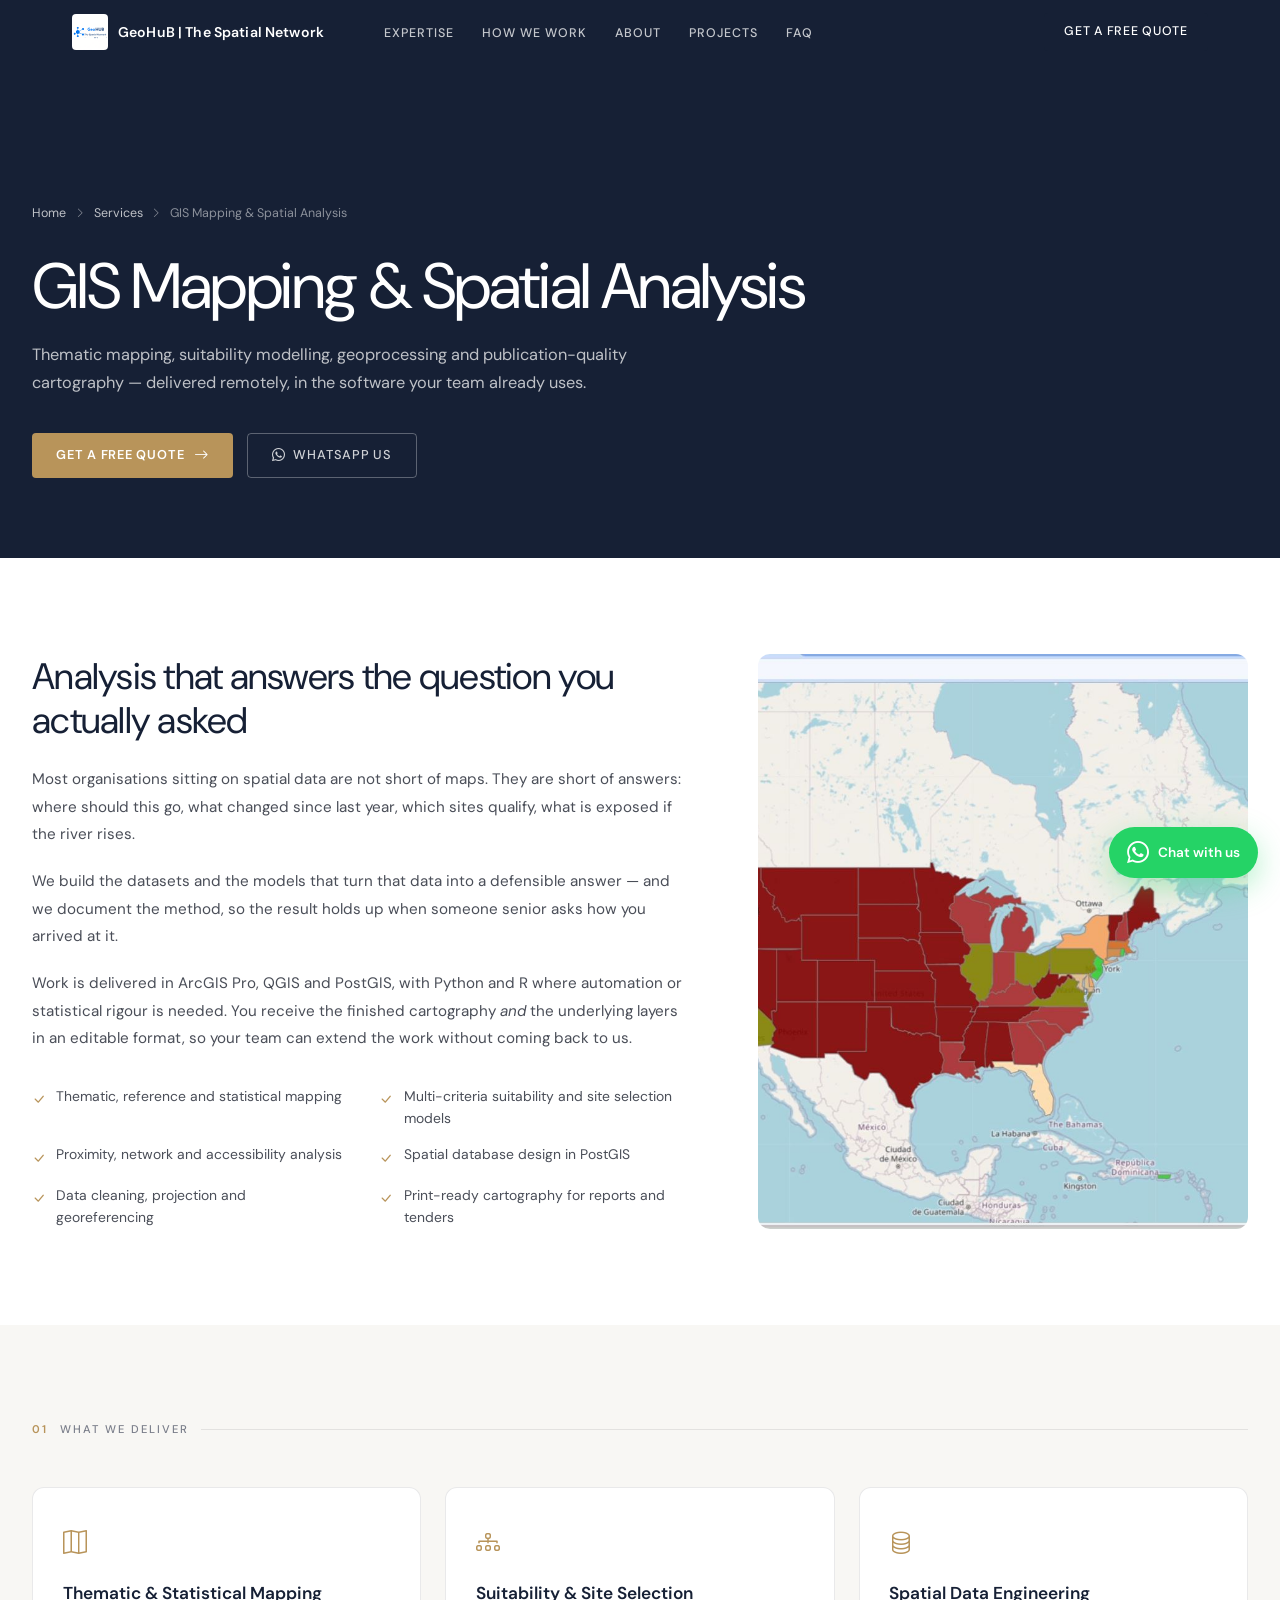
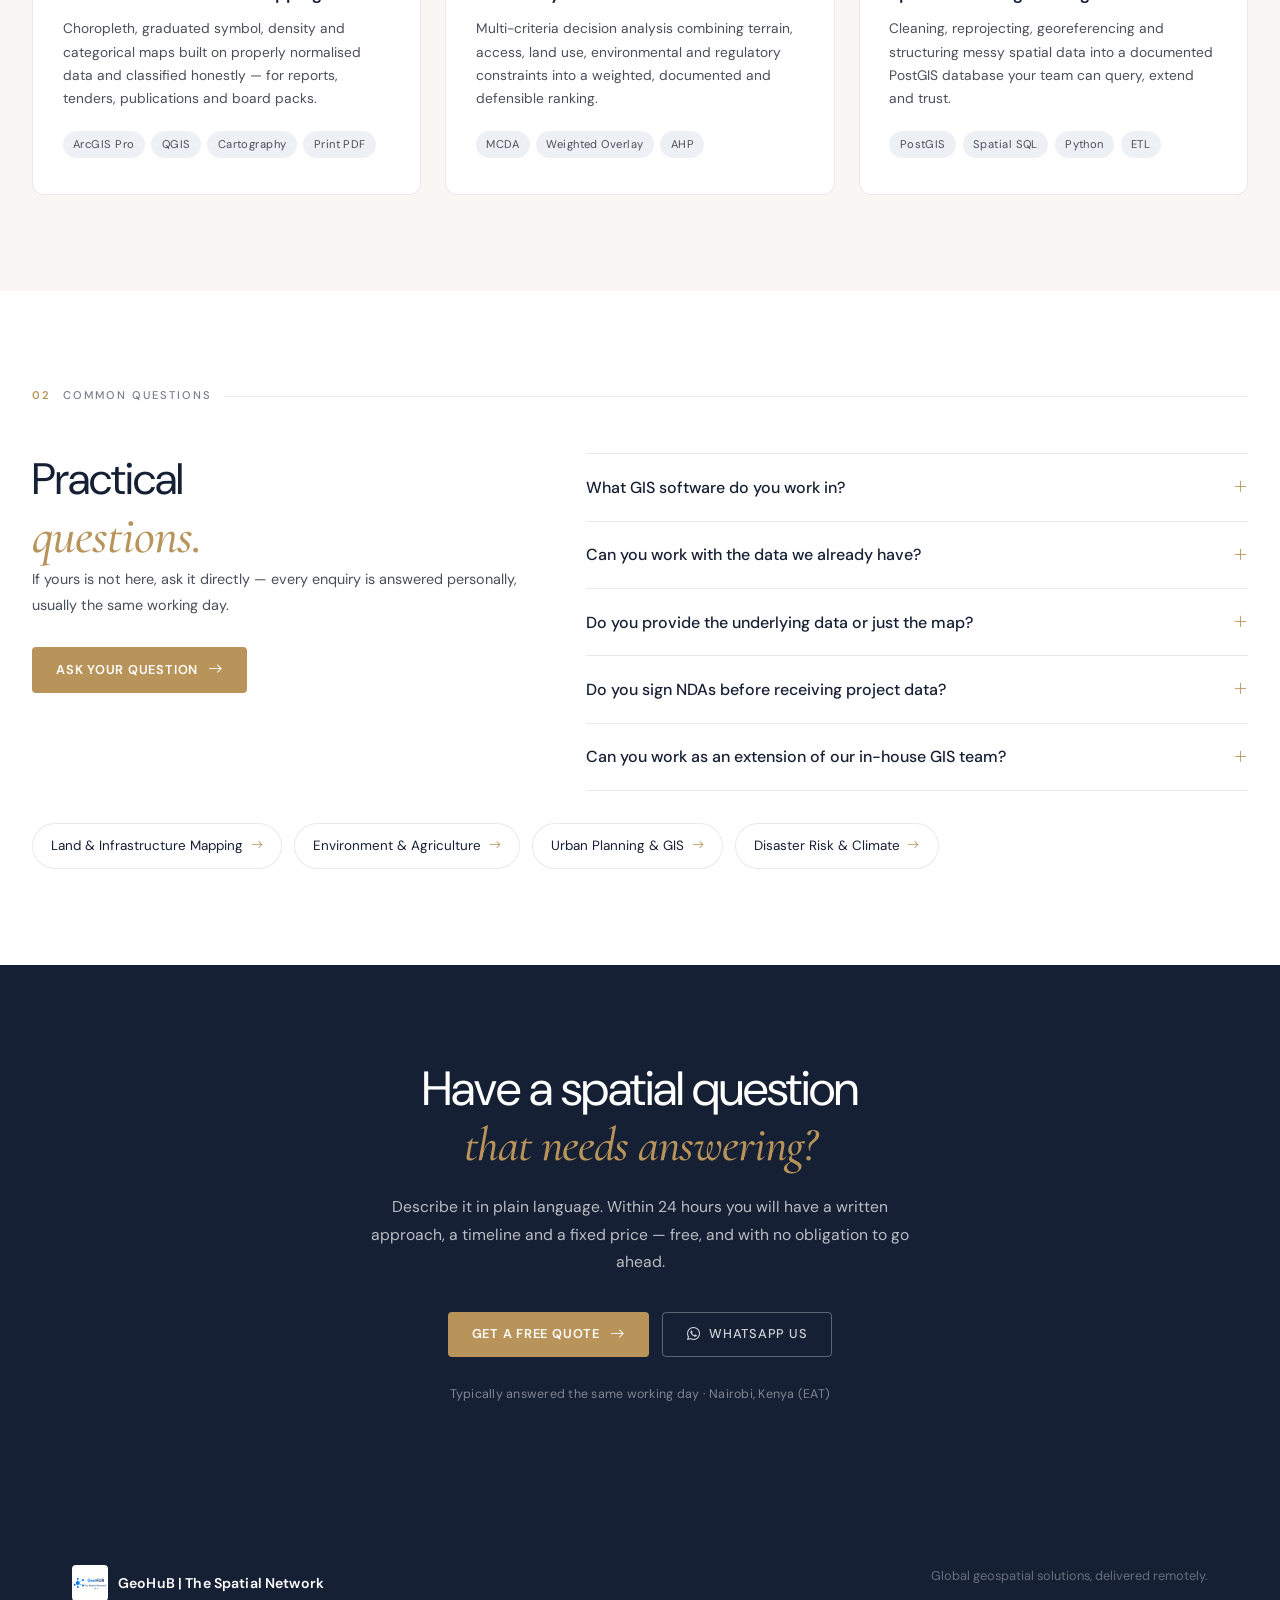
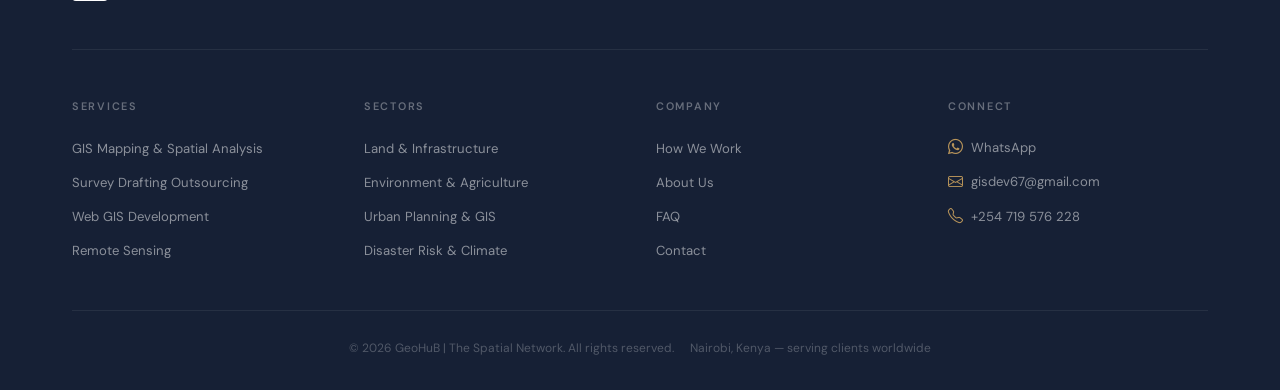
<file: gis-mapping-services.html>
<!DOCTYPE html>
<html lang="en">
<head>
  <meta charset="UTF-8" />
  <meta name="viewport" content="width=device-width, initial-scale=1.0" />
  <!-- Stamps <html class="js"> so CSS can safely hide content for animation.
       Without it, conversion.css keeps everything visible. Must stay inline
       and before the stylesheets to avoid a flash of unstyled content. -->
  <script>document.documentElement.className += " js";</script>
  <title>GIS Mapping &amp; Spatial Analysis Services | Remote GIS Consultant — GeoHuB</title>
  <meta name="description" content="Professional GIS mapping and spatial analysis services delivered remotely. Thematic mapping, suitability modelling, geoprocessing and cartography in ArcGIS, QGIS and PostGIS." />
  <meta name="robots" content="index, follow, max-image-preview:large" />
  <meta name="theme-color" content="#162035" />
  <link rel="canonical" href="https://geohub-spatial-network.netlify.app/gis-mapping-services" />

  <meta property="og:type" content="article" />
  <meta property="og:site_name" content="GeoHuB | The Spatial Network" />
  <meta property="og:url" content="https://geohub-spatial-network.netlify.app/gis-mapping-services" />
  <meta property="og:title" content="GIS Mapping &amp; Spatial Analysis Services | Remote GIS Consultant" />
  <meta property="og:description" content="Thematic mapping, suitability modelling, geoprocessing and cartography — delivered remotely in ArcGIS, QGIS and PostGIS." />
  <meta property="og:image" content="https://geohub-spatial-network.netlify.app/web_mapping.jpg" />
  <meta name="twitter:card" content="summary_large_image" />

  <link rel="preconnect" href="https://fonts.googleapis.com" />
  <link rel="preconnect" href="https://fonts.gstatic.com" crossorigin />
  <link href="https://fonts.googleapis.com/css2?family=Cormorant+Garamond:ital,wght@0,400;0,500;0,600;1,400;1,500;1,600&family=DM+Sans:opsz,wght@9..40,300;9..40,400;9..40,500;9..40,600&display=swap" rel="stylesheet" />
  <link rel="stylesheet" href="https://cdn.jsdelivr.net/npm/bootstrap-icons@1.11.3/font/bootstrap-icons.min.css" />

  <link rel="icon" type="image/svg+xml" href="/GeoHUB.svg" />
  <link rel="stylesheet" href="style.css" />
  <link rel="stylesheet" href="conversion.css" />

  <script type="application/ld+json">
  {
    "@context": "https://schema.org",
    "@graph": [
      {
        "@type": "Service",
        "name": "GIS Mapping & Spatial Analysis Services",
        "serviceType": "Thematic mapping, spatial modelling, geoprocessing and cartography",
        "description": "Professional GIS mapping and spatial analysis delivered remotely — thematic and reference mapping, suitability and site selection modelling, geoprocessing, spatial database design and publication-quality cartography.",
        "url": "https://geohub-spatial-network.netlify.app/gis-mapping-services",
        "provider": { "@id": "https://geohub-spatial-network.netlify.app/#organization" },
        "areaServed": ["Kenya", "East Africa", "Africa", "Middle East", "Europe", "Americas"]
      },
      {
        "@type": "BreadcrumbList",
        "itemListElement": [
          { "@type": "ListItem", "position": 1, "name": "Home", "item": "https://geohub-spatial-network.netlify.app/" },
          { "@type": "ListItem", "position": 2, "name": "Services", "item": "https://geohub-spatial-network.netlify.app/#services" },
          { "@type": "ListItem", "position": 3, "name": "GIS Mapping & Spatial Analysis", "item": "https://geohub-spatial-network.netlify.app/gis-mapping-services" }
        ]
      },
      {
        "@type": "FAQPage",
        "mainEntity": [
          {
            "@type": "Question",
            "name": "What GIS software do you work in?",
            "acceptedAnswer": {
              "@type": "Answer",
              "text": "Primarily ArcGIS Pro, QGIS and PostGIS, with Python and R for automation and statistical analysis, and Google Earth Engine for large-scale satellite processing. We deliver in whichever ecosystem your team already uses so the outputs stay editable after handover."
            }
          },
          {
            "@type": "Question",
            "name": "Can you work with the data we already have?",
            "acceptedAnswer": {
              "@type": "Answer",
              "text": "Yes, and it is usually the fastest route. We routinely take messy shapefiles, spreadsheets with coordinates, scanned maps, CAD drawings and legacy databases and turn them into a clean, correctly projected, documented spatial dataset."
            }
          },
          {
            "@type": "Question",
            "name": "Do you provide the underlying data or just the map?",
            "acceptedAnswer": {
              "@type": "Answer",
              "text": "Both, unless you specify otherwise. You receive the finished cartographic output and the underlying GIS layers in an editable format, so your team can extend the work without coming back to us."
            }
          },
          {
            "@type": "Question",
            "name": "Do you sign NDAs before receiving project data?",
            "acceptedAnswer": {
              "@type": "Answer",
              "text": "Yes. Attach your NDA to your first message and we will sign it before you send anything sensitive. Client data is used only for the project it was supplied for and is never published as portfolio material without written permission."
            }
          }
        ]
      }
    ]
  }
  </script>
</head>
<body class="subpage">

  <header class="site-header scrolled" id="site-header">
    <nav class="nav-bar">
      <a href="/" class="nav-brand">
        <img src="/GeoHUB.svg" alt="GeoHuB logo mark" class="nav-logo-icon" width="32" height="32" />
        <span class="brand-name">GeoHuB | The Spatial Network</span>
      </a>
      <ul class="nav-links" id="nav-links">
        <li><a href="/#services" class="nav-link">Expertise</a></li>
        <li><a href="/#process" class="nav-link">How We Work</a></li>
        <li><a href="/#about" class="nav-link">About</a></li>
        <li><a href="/#portfolio" class="nav-link">Projects</a></li>
        <li><a href="/#faq" class="nav-link">FAQ</a></li>
      </ul>
      <div class="nav-actions">
        <a href="/#contact" class="btn-cta">Get a Free Quote</a>
        <button class="hamburger" id="hamburger" aria-label="Menu">
          <span class="ham-line"></span>
          <span class="ham-line"></span>
        </button>
      </div>
    </nav>
  </header>

  <div class="mobile-overlay" id="mobile-overlay">
    <ul class="mob-nav-links">
      <li><a href="/#services"  class="mob-link">Expertise</a></li>
      <li><a href="/#process"   class="mob-link">How We Work</a></li>
      <li><a href="/#about"     class="mob-link">About</a></li>
      <li><a href="/#portfolio" class="mob-link">Projects</a></li>
      <li><a href="/#faq"       class="mob-link">FAQ</a></li>
      <li><a href="/#contact"   class="mob-link">Contact</a></li>
    </ul>
    <a href="/#contact" class="btn-mob-cta mob-link">Get a Free Quote →</a>
    <a href="https://wa.me/254701644626?text=Hi%20GeoHuB%2C%20I%20need%20GIS%20mapping%20or%20spatial%20analysis." class="btn-mob-wa" target="_blank" rel="noopener">
      <i class="bi bi-whatsapp"></i> WhatsApp us
    </a>
  </div>

  <main>

    <section class="sub-hero">
      <div class="sub-hero-bg" style="background-image: url('https://images.unsplash.com/photo-1569428034239-f9565e32e224?auto=format&amp;fit=crop&amp;w=1800&amp;q=80')"></div>
      <div class="sub-hero-inner">
        <nav class="breadcrumb" aria-label="Breadcrumb">
          <a href="/">Home</a>
          <i class="bi bi-chevron-right"></i>
          <a href="/#services">Services</a>
          <i class="bi bi-chevron-right"></i>
          <span>GIS Mapping &amp; Spatial Analysis</span>
        </nav>
        <h1>GIS Mapping &amp; Spatial Analysis</h1>
        <p class="sub-hero-tagline">
          Thematic mapping, suitability modelling, geoprocessing and publication-quality
          cartography — delivered remotely, in the software your team already uses.
        </p>
        <div class="sub-hero-ctas">
          <a href="/#contact" class="btn-gold">Get a Free Quote <i class="bi bi-arrow-right"></i></a>
          <a class="btn-outline-white" href="https://wa.me/254701644626?text=Hi%20GeoHuB%2C%20I%20need%20GIS%20mapping%20or%20spatial%20analysis." target="_blank" rel="noopener">
            <i class="bi bi-whatsapp"></i> WhatsApp us
          </a>
        </div>
      </div>
    </section>

    <section class="sub-section">
      <div class="sub-inner">
        <div class="sub-intro">
          <div>
            <h2>Analysis that answers the question you actually asked</h2>
            <p>
              Most organisations sitting on spatial data are not short of maps. They are short of
              answers: where should this go, what changed since last year, which sites qualify,
              what is exposed if the river rises.
            </p>
            <p>
              We build the datasets and the models that turn that data into a defensible answer —
              and we document the method, so the result holds up when someone senior asks how you
              arrived at it.
            </p>
            <p>
              Work is delivered in ArcGIS Pro, QGIS and PostGIS, with Python and R where automation
              or statistical rigour is needed. You receive the finished cartography <em>and</em> the
              underlying layers in an editable format, so your team can extend the work without
              coming back to us.
            </p>
            <ul class="highlight-list">
              <li><i class="bi bi-check-lg"></i> Thematic, reference and statistical mapping</li>
              <li><i class="bi bi-check-lg"></i> Multi-criteria suitability and site selection models</li>
              <li><i class="bi bi-check-lg"></i> Proximity, network and accessibility analysis</li>
              <li><i class="bi bi-check-lg"></i> Spatial database design in PostGIS</li>
              <li><i class="bi bi-check-lg"></i> Data cleaning, projection and georeferencing</li>
              <li><i class="bi bi-check-lg"></i> Print-ready cartography for reports and tenders</li>
            </ul>
          </div>
          <img class="sub-intro-img" loading="lazy" width="1775" height="923"
               src="web_mapping.jpg"
               alt="Interactive web GIS interface displaying analysed spatial data layers" />
        </div>
      </div>
    </section>

    <section class="sub-section alt">
      <div class="sub-inner">
        <div class="section-label">
          <span class="label-num">01</span>
          <span>What We Deliver</span>
        </div>
        <div class="sub-services">
          <article class="sub-service-card">
            <i class="bi bi-map"></i>
            <h3>Thematic &amp; Statistical Mapping</h3>
            <p>Choropleth, graduated symbol, density and categorical maps built on properly normalised data and classified honestly — for reports, tenders, publications and board packs.</p>
            <div class="sub-tags"><span>ArcGIS Pro</span><span>QGIS</span><span>Cartography</span><span>Print PDF</span></div>
          </article>
          <article class="sub-service-card">
            <i class="bi bi-diagram-3"></i>
            <h3>Suitability &amp; Site Selection</h3>
            <p>Multi-criteria decision analysis combining terrain, access, land use, environmental and regulatory constraints into a weighted, documented and defensible ranking.</p>
            <div class="sub-tags"><span>MCDA</span><span>Weighted Overlay</span><span>AHP</span></div>
          </article>
          <article class="sub-service-card">
            <i class="bi bi-database"></i>
            <h3>Spatial Data Engineering</h3>
            <p>Cleaning, reprojecting, georeferencing and structuring messy spatial data into a documented PostGIS database your team can query, extend and trust.</p>
            <div class="sub-tags"><span>PostGIS</span><span>Spatial SQL</span><span>Python</span><span>ETL</span></div>
          </article>
        </div>
      </div>
    </section>

    <section class="sub-section">
      <div class="sub-inner">
        <div class="section-label">
          <span class="label-num">02</span>
          <span>Common Questions</span>
        </div>

        <div class="faq-layout">
          <div class="faq-intro">
            <h2 class="section-headline">Practical<br /><em class="serif-accent">questions.</em></h2>
            <p class="body-text">If yours is not here, ask it directly — every enquiry is answered personally, usually the same working day.</p>
            <a href="/#contact" class="btn-gold">Ask your question <i class="bi bi-arrow-right"></i></a>
          </div>

          <div class="faq-list">
            <div class="faq-item">
              <button class="faq-q" type="button" aria-expanded="false">
                <span>What GIS software do you work in?</span>
                <i class="bi bi-plus-lg"></i>
              </button>
              <div class="faq-a"><div class="faq-a-inner">
                <p>Primarily ArcGIS Pro, QGIS and PostGIS, with Python and R for automation and statistical analysis, and Google Earth Engine for large-scale satellite processing.</p>
                <p>We deliver in whichever ecosystem your team already uses, so the outputs remain editable after handover rather than locking you into ours.</p>
              </div></div>
            </div>

            <div class="faq-item">
              <button class="faq-q" type="button" aria-expanded="false">
                <span>Can you work with the data we already have?</span>
                <i class="bi bi-plus-lg"></i>
              </button>
              <div class="faq-a"><div class="faq-a-inner">
                <p>Yes, and it is usually the fastest and cheapest route. We routinely take messy shapefiles, spreadsheets with coordinates in inconsistent formats, scanned paper maps, CAD drawings and legacy databases, and turn them into a clean, correctly projected, documented spatial dataset.</p>
                <p>Send a sample and we will tell you honestly what is usable and what is not before you commit.</p>
              </div></div>
            </div>

            <div class="faq-item">
              <button class="faq-q" type="button" aria-expanded="false">
                <span>Do you provide the underlying data or just the map?</span>
                <i class="bi bi-plus-lg"></i>
              </button>
              <div class="faq-a"><div class="faq-a-inner">
                <p>Both, unless you specify otherwise. You receive the finished cartographic output and the underlying GIS layers in an editable format — typically SHP, GeoJSON, GeoPackage or a PostGIS dump.</p>
                <p>We also document the method and any assumptions, so the analysis can be defended, audited or repeated later.</p>
              </div></div>
            </div>

            <div class="faq-item">
              <button class="faq-q" type="button" aria-expanded="false">
                <span>Do you sign NDAs before receiving project data?</span>
                <i class="bi bi-plus-lg"></i>
              </button>
              <div class="faq-a"><div class="faq-a-inner">
                <p>Yes. Attach your NDA to your first message and we will sign it before you send anything sensitive.</p>
                <p>Client data is used only for the project it was supplied for, is not shared with third parties, and is never published as portfolio material without written permission.</p>
              </div></div>
            </div>

            <div class="faq-item">
              <button class="faq-q" type="button" aria-expanded="false">
                <span>Can you work as an extension of our in-house GIS team?</span>
                <i class="bi bi-plus-lg"></i>
              </button>
              <div class="faq-a"><div class="faq-a-inner">
                <p>Yes — a good share of our work is overflow capacity for teams that are already competent but short on hours during a busy period or a bid.</p>
                <p>We can work to your existing style guides, layer naming conventions, templates and coordinate systems so the output is indistinguishable from work produced internally.</p>
              </div></div>
            </div>
          </div>
        </div>

        <div class="sub-related">
          <a href="/land-infrastructure">Land &amp; Infrastructure Mapping <i class="bi bi-arrow-right"></i></a>
          <a href="/environment-agriculture">Environment &amp; Agriculture <i class="bi bi-arrow-right"></i></a>
          <a href="/urban-planning">Urban Planning &amp; GIS <i class="bi bi-arrow-right"></i></a>
          <a href="/disaster-risk">Disaster Risk &amp; Climate <i class="bi bi-arrow-right"></i></a>
        </div>
      </div>
    </section>

  </main>

  <section class="final-cta">
    <div class="final-cta-inner">
      <h2>Have a spatial question<br /><em class="serif-accent">that needs answering?</em></h2>
      <p>Describe it in plain language. Within 24 hours you will have a written approach, a timeline and a fixed price — free, and with no obligation to go ahead.</p>
      <div class="final-cta-actions">
        <a href="/#contact" class="btn-gold">Get a Free Quote <i class="bi bi-arrow-right"></i></a>
        <a class="btn-outline-white" href="https://wa.me/254701644626?text=Hi%20GeoHuB%2C%20I%20need%20GIS%20mapping%20or%20spatial%20analysis." target="_blank" rel="noopener">
          <i class="bi bi-whatsapp"></i> WhatsApp us
        </a>
      </div>
      <span class="final-cta-note">Typically answered the same working day · Nairobi, Kenya (EAT)</span>
    </div>
  </section>

  <footer class="footer">
    <div class="footer-inner">
      <div class="footer-top">
        <div class="footer-brand">
          <img src="/GeoHUB.svg" alt="GeoHuB" class="nav-logo-icon" width="32" height="32" />
          <span class="brand-name">GeoHuB | The Spatial Network</span>
        </div>
        <div class="footer-tagline">Global geospatial solutions, delivered remotely.</div>
      </div>
      <div class="footer-mid">
        <div class="footer-col">
          <h5>Services</h5>
          <ul>
            <li><a href="/gis-mapping-services">GIS Mapping &amp; Spatial Analysis</a></li>
            <li><a href="/survey-drafting-outsourcing">Survey Drafting Outsourcing</a></li>
            <li><a href="/#services">Web GIS Development</a></li>
            <li><a href="/#services">Remote Sensing</a></li>
          </ul>
        </div>
        <div class="footer-col">
          <h5>Sectors</h5>
          <ul>
            <li><a href="/land-infrastructure">Land &amp; Infrastructure</a></li>
            <li><a href="/environment-agriculture">Environment &amp; Agriculture</a></li>
            <li><a href="/urban-planning">Urban Planning &amp; GIS</a></li>
            <li><a href="/disaster-risk">Disaster Risk &amp; Climate</a></li>
          </ul>
        </div>
        <div class="footer-col">
          <h5>Company</h5>
          <ul>
            <li><a href="/#process">How We Work</a></li>
            <li><a href="/#about">About Us</a></li>
            <li><a href="/#faq">FAQ</a></li>
            <li><a href="/#contact">Contact</a></li>
          </ul>
        </div>
        <div class="footer-col">
          <h5>Connect</h5>
          <div class="footer-social">
            <a href="https://wa.me/254701644626" target="_blank" rel="noopener"><i class="bi bi-whatsapp"></i> WhatsApp</a>
            <a href="mailto:gisdev67@gmail.com"><i class="bi bi-envelope"></i> gisdev67@gmail.com</a>
            <a href="tel:+254719576228"><i class="bi bi-telephone"></i> +254 719 576 228</a>
          </div>
        </div>
      </div>
      <div class="footer-bottom">
        <span>&copy; 2026 GeoHuB | The Spatial Network. All rights reserved.</span>
        <span>Nairobi, Kenya — serving clients worldwide</span>
      </div>
    </div>
  </footer>

  <a class="wa-float" href="https://wa.me/254701644626?text=Hi%20GeoHuB%2C%20I%20need%20GIS%20mapping%20or%20spatial%20analysis." target="_blank" rel="noopener" aria-label="Chat with GeoHuB on WhatsApp">
    <i class="bi bi-whatsapp"></i>
    <span class="wa-float-label">Chat with us</span>
  </a>

  <div class="sticky-cta" id="stickyCta">
    <a class="sc-wa" href="https://wa.me/254701644626?text=Hi%20GeoHuB%2C%20I%20need%20GIS%20mapping%20or%20spatial%20analysis." target="_blank" rel="noopener">
      <i class="bi bi-whatsapp"></i> WhatsApp
    </a>
    <a class="sc-quote" href="/#contact">Get a Free Quote <i class="bi bi-arrow-right"></i></a>
  </div>

  <script defer src="main.js"></script>
</body>
</html>
</file>
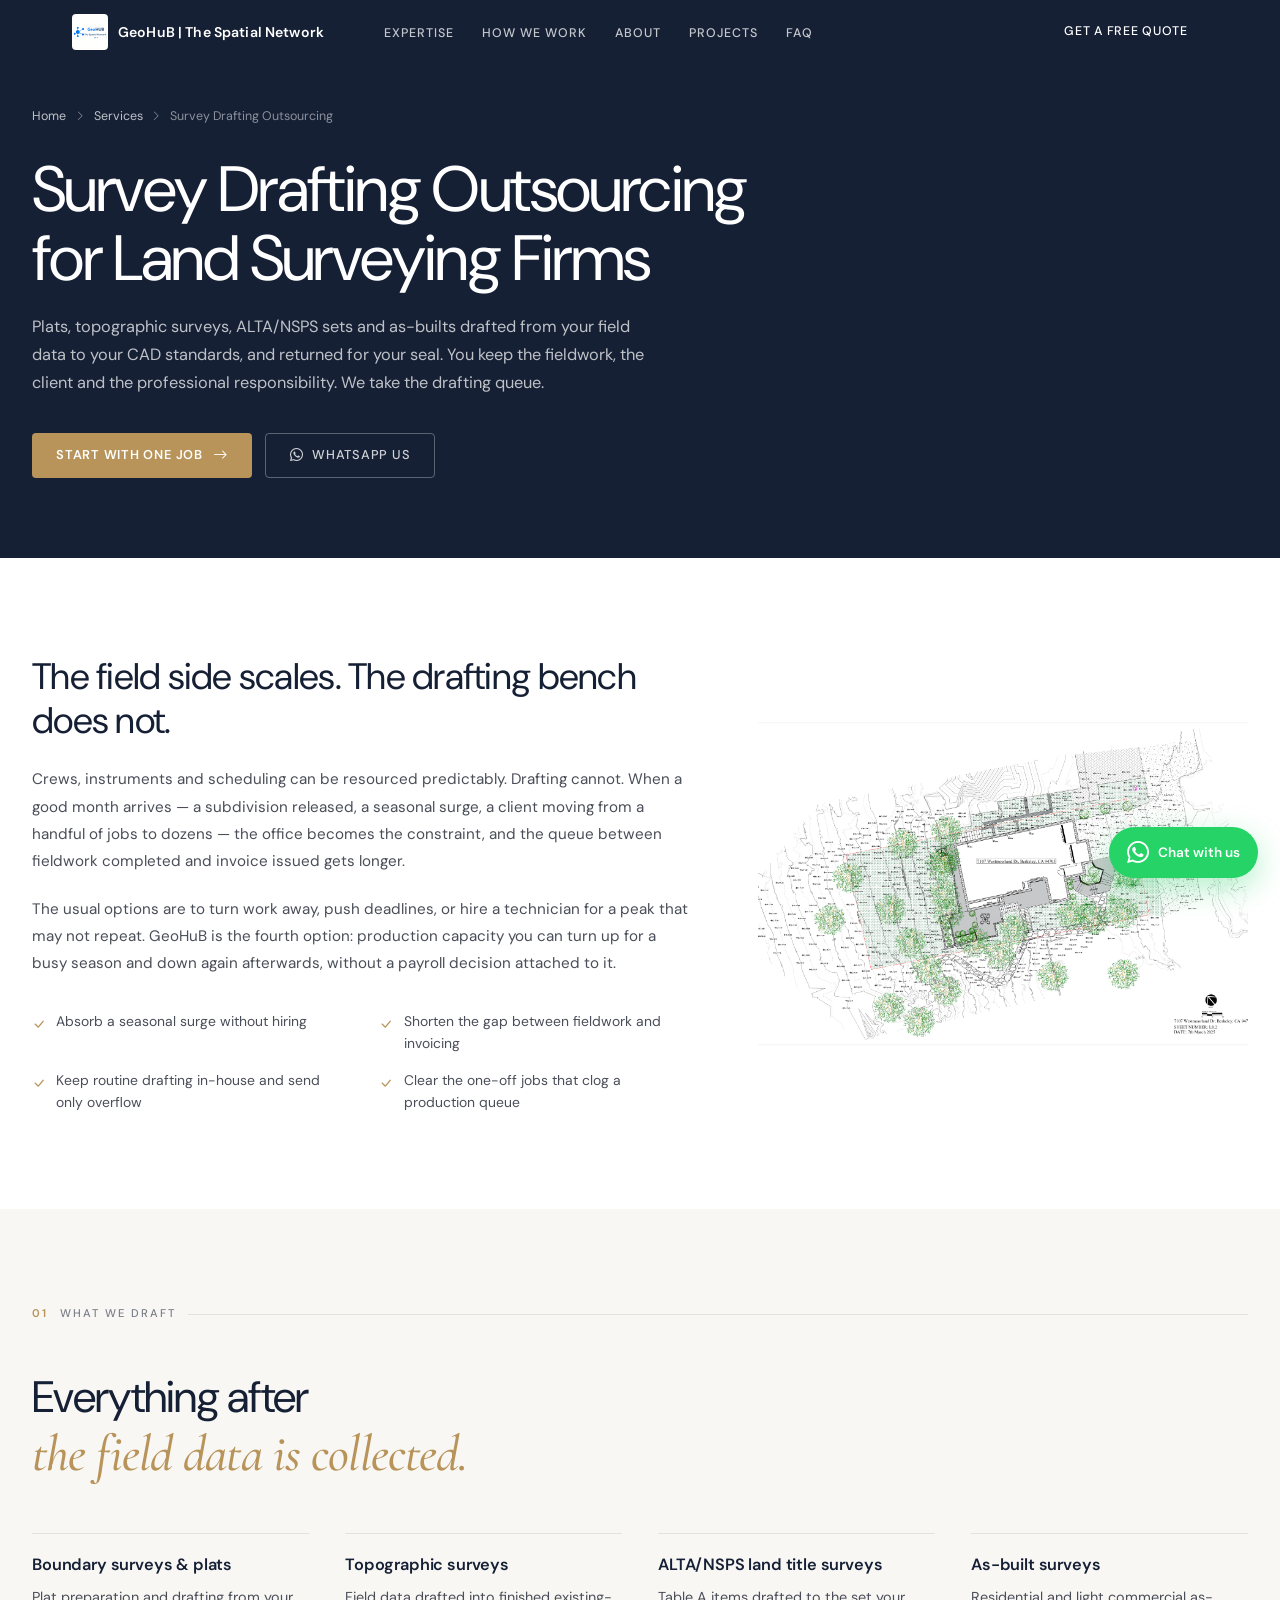
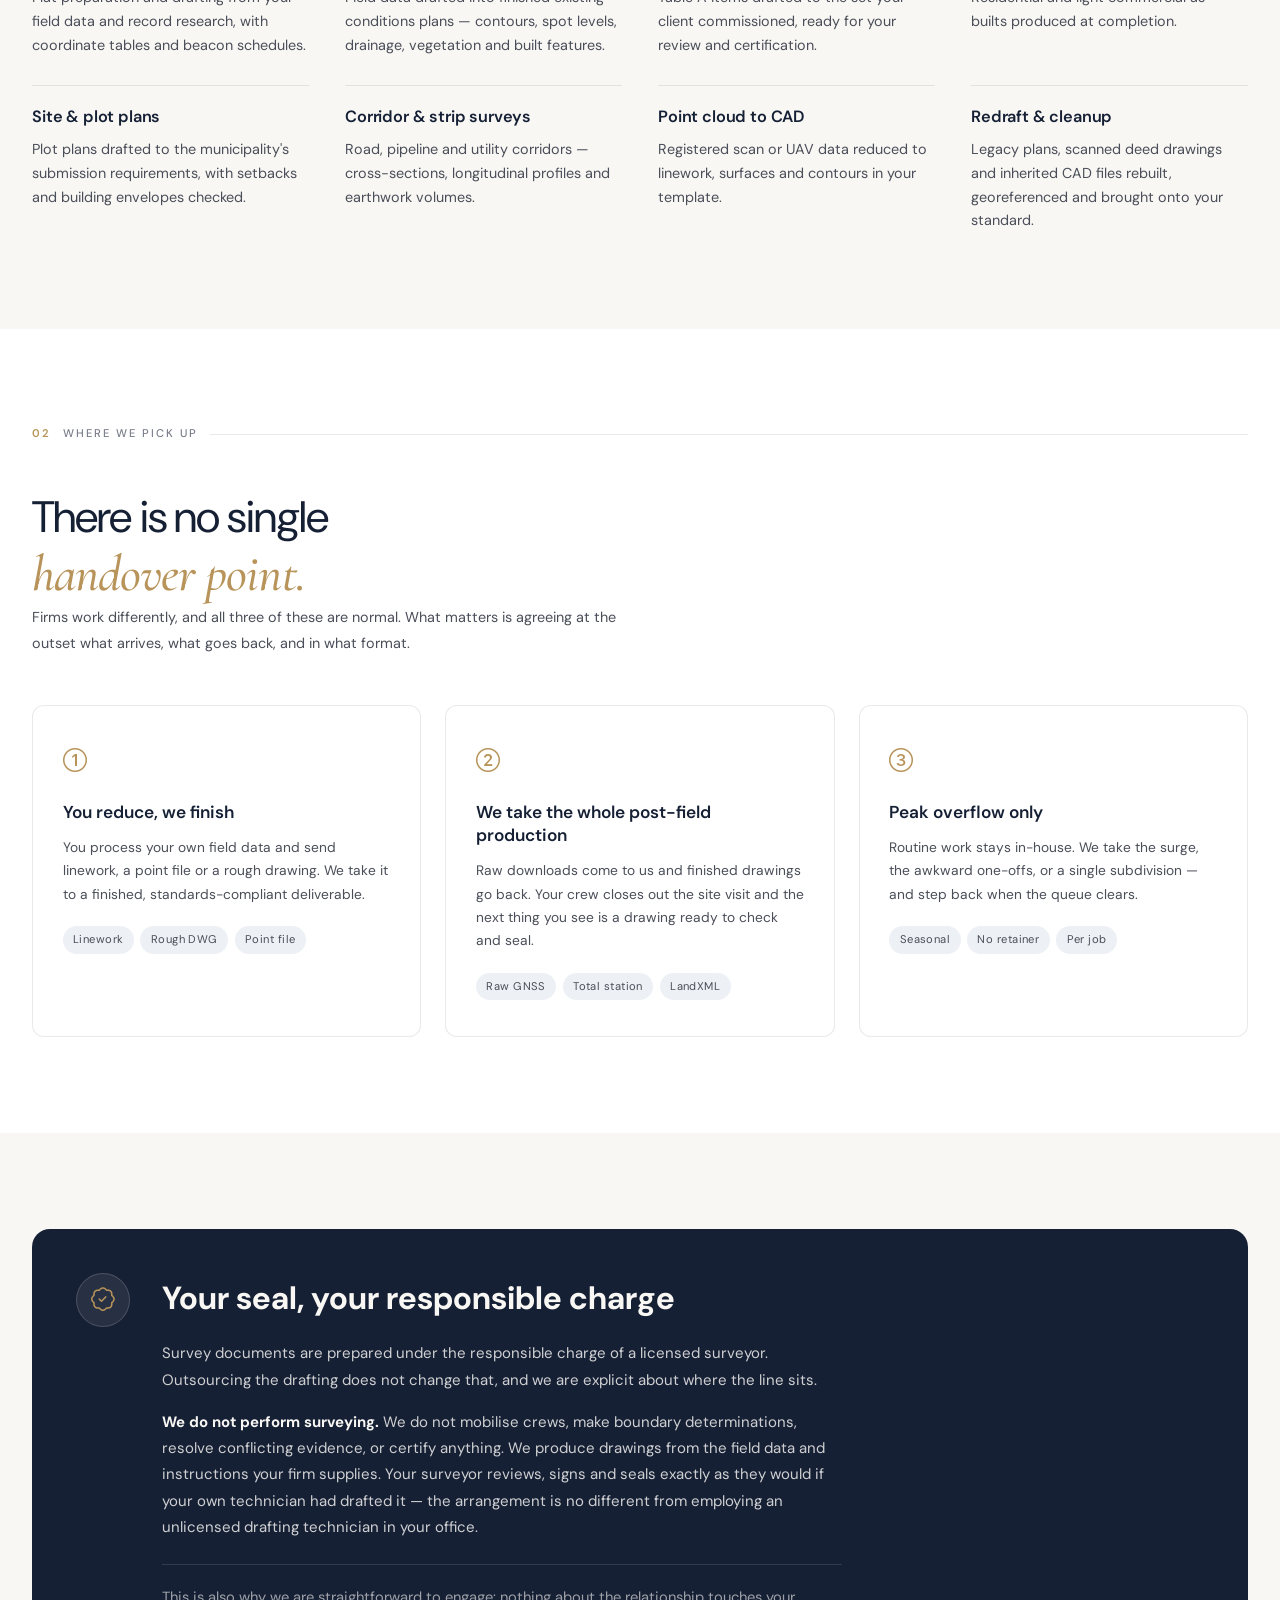
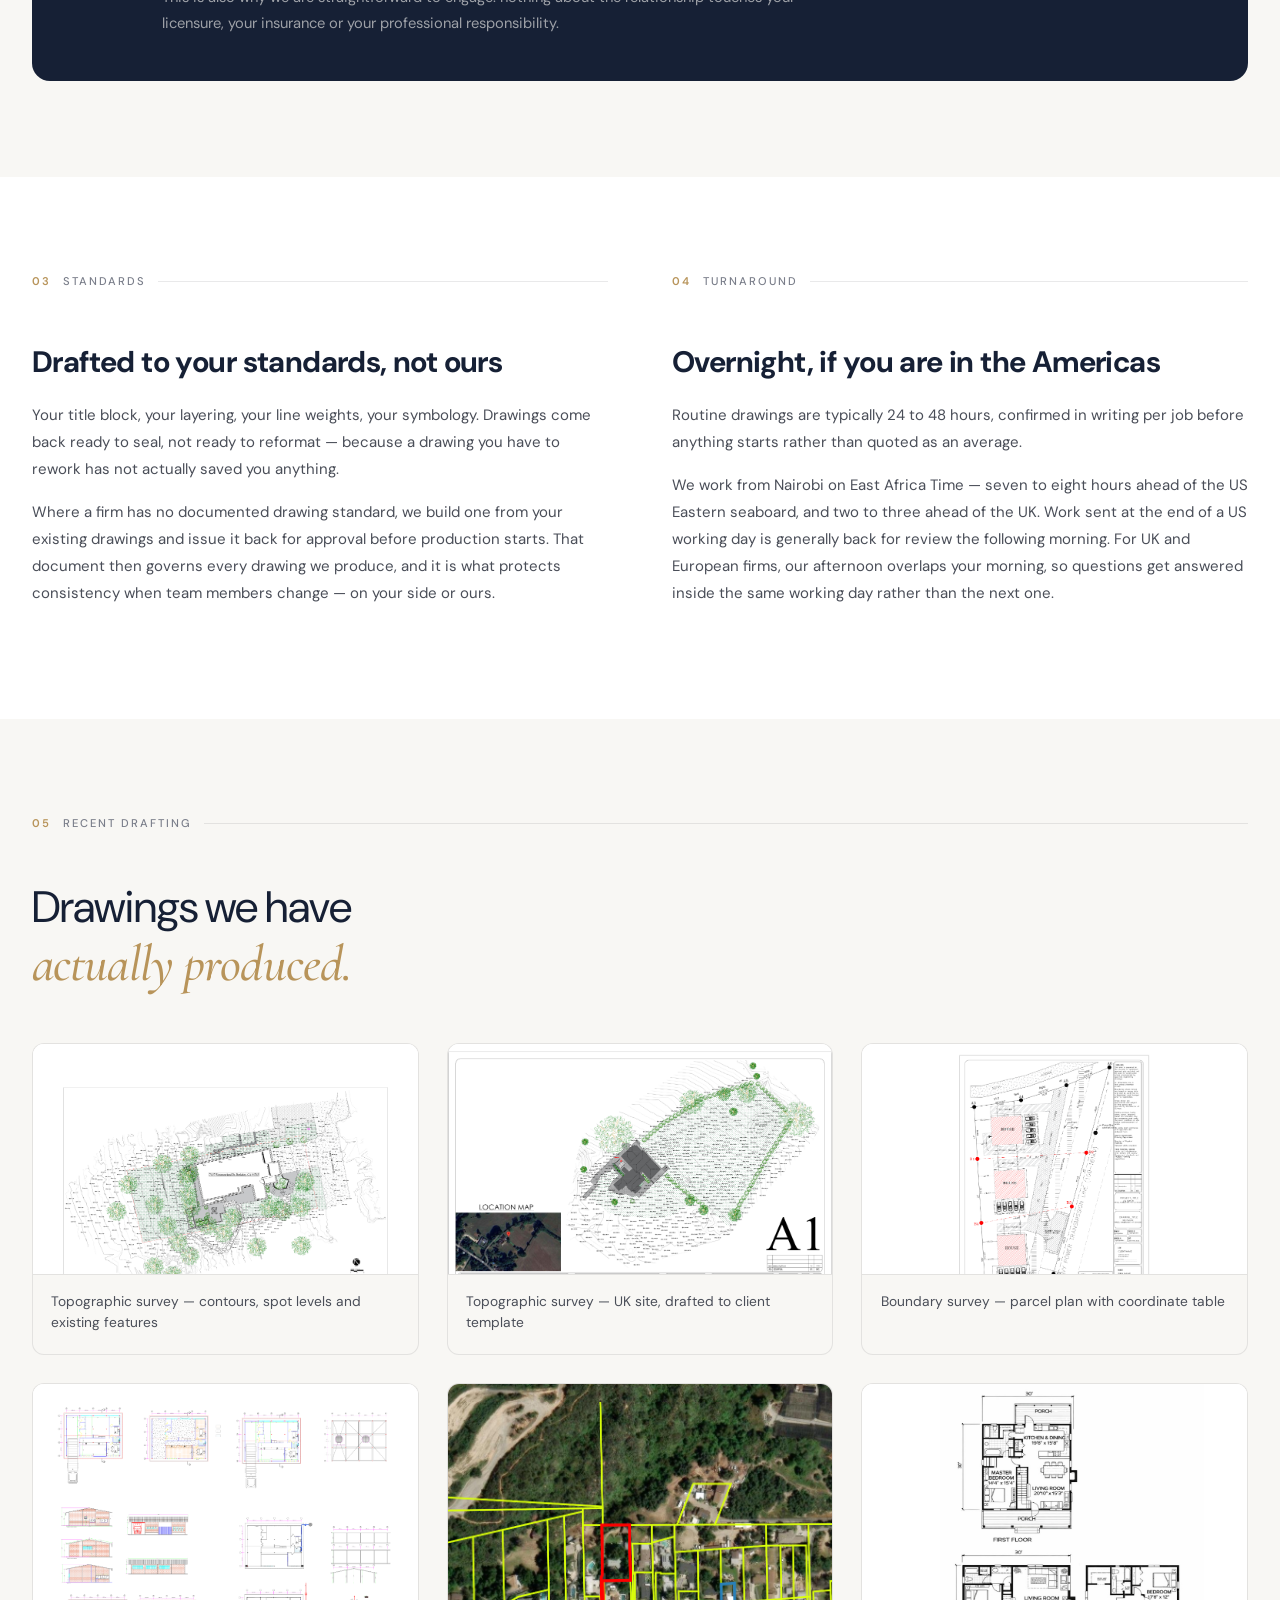
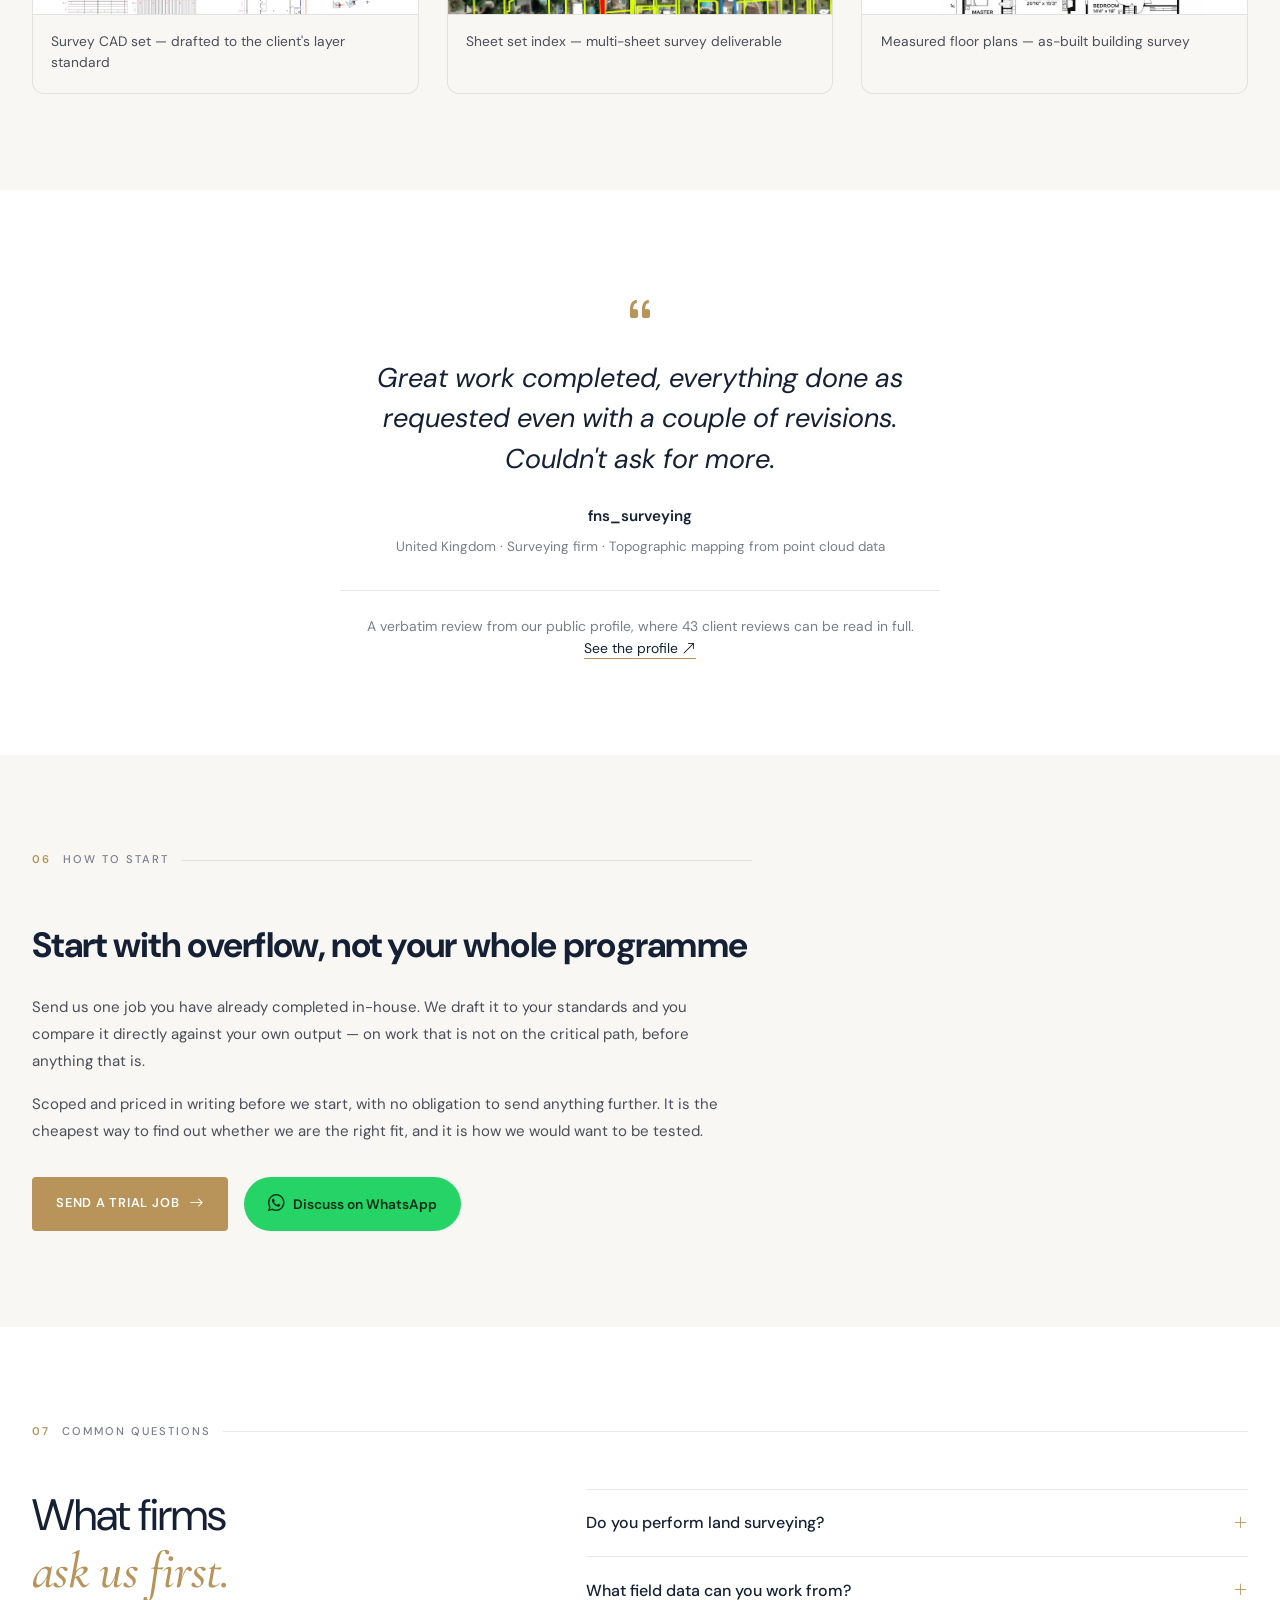
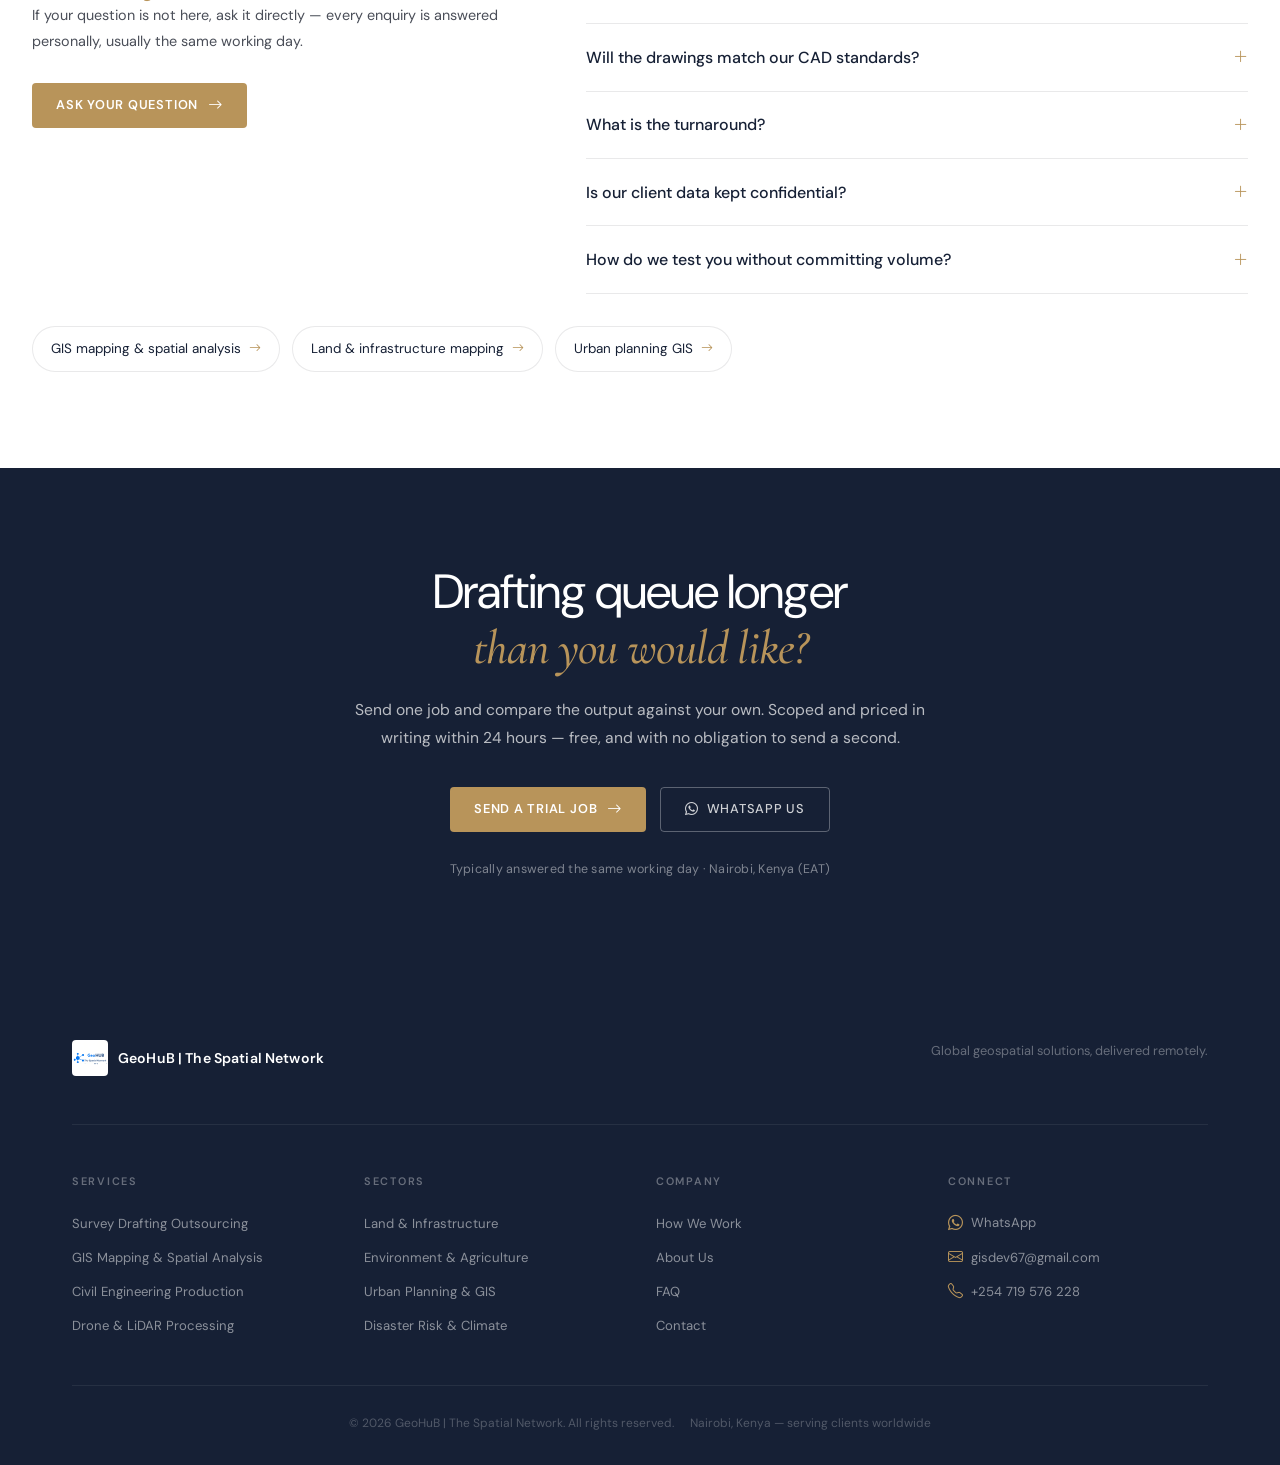
<file: survey-drafting-outsourcing.html>
<!DOCTYPE html>
<html lang="en">
<head>
  <meta charset="UTF-8" />
  <meta name="viewport" content="width=device-width, initial-scale=1.0" />
  <!-- Stamps <html class="js"> so CSS can safely hide content for animation.
       Without it, conversion.css keeps everything visible. Must stay inline
       and before the stylesheets to avoid a flash of unstyled content. -->
  <script>document.documentElement.className += " js";</script>
  <title>Survey Drafting Outsourcing for Land Surveying Firms | GeoHuB</title>
  <meta name="description" content="Overflow survey drafting for licensed surveying firms. Plats, topographic surveys, ALTA/NSPS sets and as-builts drafted from your field data to your CAD standards, returned for your seal." />
  <meta name="robots" content="index, follow, max-image-preview:large" />
  <meta name="theme-color" content="#162035" />
  <link rel="canonical" href="https://geohub-spatial-network.netlify.app/survey-drafting-outsourcing" />

  <meta property="og:type" content="article" />
  <meta property="og:site_name" content="GeoHuB | The Spatial Network" />
  <meta property="og:url" content="https://geohub-spatial-network.netlify.app/survey-drafting-outsourcing" />
  <meta property="og:title" content="Survey Drafting Outsourcing for Land Surveying Firms" />
  <meta property="og:description" content="You keep the fieldwork, the client and the seal. We take the drafting queue — plats, topos, ALTA/NSPS sets and as-builts, drafted to your standards." />
  <meta property="og:image" content="https://geohub-spatial-network.netlify.app/survey-topo-berkeley.png" />
  <meta name="twitter:card" content="summary_large_image" />

  <link rel="preconnect" href="https://fonts.googleapis.com" />
  <link rel="preconnect" href="https://fonts.gstatic.com" crossorigin />
  <link href="https://fonts.googleapis.com/css2?family=Cormorant+Garamond:ital,wght@0,400;0,500;0,600;1,400;1,500;1,600&family=DM+Sans:opsz,wght@9..40,300;9..40,400;9..40,500;9..40,600&display=swap" rel="stylesheet" />
  <link rel="stylesheet" href="https://cdn.jsdelivr.net/npm/bootstrap-icons@1.11.3/font/bootstrap-icons.min.css" />

  <link rel="icon" type="image/svg+xml" href="/GeoHUB.svg" />
  <link rel="stylesheet" href="style.css" />
  <link rel="stylesheet" href="conversion.css" />

  <script type="application/ld+json">
  {
    "@context": "https://schema.org",
    "@graph": [
      {
        "@type": "Service",
        "name": "Survey Drafting Outsourcing",
        "serviceType": "Land survey drafting, plat production and CAD deliverable preparation",
        "description": "Overflow survey drafting for licensed surveying firms. Field data — PNEZD, total station, GNSS observations, point clouds — drafted into plats, topographic surveys, ALTA/NSPS sets and as-builts to the client's own CAD standards, returned unsealed for the client's licensed surveyor to review and seal.",
        "url": "https://geohub-spatial-network.netlify.app/survey-drafting-outsourcing",
        "provider": { "@id": "https://geohub-spatial-network.netlify.app/#organization" },
        "audience": {
          "@type": "BusinessAudience",
          "name": "Licensed land surveying firms"
        },
        "areaServed": ["United States", "United Kingdom", "Canada", "Australia", "Ireland", "Kenya", "East Africa"]
      },
      {
        "@type": "BreadcrumbList",
        "itemListElement": [
          { "@type": "ListItem", "position": 1, "name": "Home", "item": "https://geohub-spatial-network.netlify.app/" },
          { "@type": "ListItem", "position": 2, "name": "Services", "item": "https://geohub-spatial-network.netlify.app/#services" },
          { "@type": "ListItem", "position": 3, "name": "Survey Drafting Outsourcing", "item": "https://geohub-spatial-network.netlify.app/survey-drafting-outsourcing" }
        ]
      },
      {
        "@type": "FAQPage",
        "mainEntity": [
          {
            "@type": "Question",
            "name": "Do you perform land surveying?",
            "acceptedAnswer": {
              "@type": "Answer",
              "text": "No. We are a drafting and production service. We do not mobilise crews, make boundary determinations, resolve conflicting evidence, or certify anything. We produce drawings from the field data and instructions your firm supplies, and your licensed surveyor reviews and seals them exactly as they would if your own technician had drafted them."
            }
          },
          {
            "@type": "Question",
            "name": "What field data can you work from?",
            "acceptedAnswer": {
              "@type": "Answer",
              "text": "PNEZD and comma-delimited point files, total station and GNSS raw downloads, LandXML, existing DWG or DXF linework, point clouds in LAS, LAZ, E57 or RCP, scanned record plans, hand-marked field notes and PDFs. If you already reduce your own field data, send the linework or rough drawing and we finish it."
            }
          },
          {
            "@type": "Question",
            "name": "Will the drawings match our CAD standards?",
            "acceptedAnswer": {
              "@type": "Answer",
              "text": "Yes — your title block, layering, line weights and symbology. Drawings come back ready to seal, not ready to reformat. Where a firm has no documented standard, we build one from your existing drawings and issue it back for approval before production starts."
            }
          },
          {
            "@type": "Question",
            "name": "What is the turnaround?",
            "acceptedAnswer": {
              "@type": "Answer",
              "text": "Typically 24 to 48 hours for routine drawings, confirmed in writing per job before we start. We work from Nairobi on East Africa Time, which runs seven to eight hours ahead of the US Eastern seaboard — so work sent at the end of your day is generally back for review the following morning."
            }
          },
          {
            "@type": "Question",
            "name": "How do we test you without committing volume?",
            "acceptedAnswer": {
              "@type": "Answer",
              "text": "Send one job you have already completed in-house. We draft it to your standards and you compare it directly against your own output, on work that is not on the critical path. Scoped and priced in writing before we start, with no obligation to send anything further."
            }
          }
        ]
      }
    ]
  }
  </script>
</head>
<body class="subpage">

  <header class="site-header scrolled" id="site-header">
    <nav class="nav-bar">
      <a href="/" class="nav-brand">
        <img src="/GeoHUB.svg" alt="GeoHuB logo mark" class="nav-logo-icon" width="32" height="32" />
        <span class="brand-name">GeoHuB | The Spatial Network</span>
      </a>
      <ul class="nav-links" id="nav-links">
        <li><a href="/#services" class="nav-link">Expertise</a></li>
        <li><a href="/#process" class="nav-link">How We Work</a></li>
        <li><a href="/#about" class="nav-link">About</a></li>
        <li><a href="/#portfolio" class="nav-link">Projects</a></li>
        <li><a href="/#faq" class="nav-link">FAQ</a></li>
      </ul>
      <div class="nav-actions">
        <a href="/#contact" class="btn-cta">Get a Free Quote</a>
        <button class="hamburger" id="hamburger" aria-label="Menu">
          <span class="ham-line"></span>
          <span class="ham-line"></span>
        </button>
      </div>
    </nav>
  </header>

  <div class="mobile-overlay" id="mobile-overlay">
    <ul class="mob-nav-links">
      <li><a href="/#services"  class="mob-link">Expertise</a></li>
      <li><a href="/#process"   class="mob-link">How We Work</a></li>
      <li><a href="/#about"     class="mob-link">About</a></li>
      <li><a href="/#portfolio" class="mob-link">Projects</a></li>
      <li><a href="/#faq"       class="mob-link">FAQ</a></li>
      <li><a href="/#contact"   class="mob-link">Contact</a></li>
    </ul>
    <a href="/#contact" class="btn-mob-cta mob-link">Get a Free Quote →</a>
    <a href="https://wa.me/254701644626?text=Hi%20GeoHuB%2C%20we%20are%20a%20surveying%20firm%20with%20a%20drafting%20backlog." class="btn-mob-wa" target="_blank" rel="noopener">
      <i class="bi bi-whatsapp"></i> WhatsApp us
    </a>
  </div>

  <main>

    <section class="sub-hero">
      <div class="sub-hero-bg" style="background-image: url('https://images.unsplash.com/photo-1508193638397-1c4234db14d8?auto=format&amp;fit=crop&amp;w=1800&amp;q=80')"></div>
      <div class="sub-hero-inner">
        <nav class="breadcrumb" aria-label="Breadcrumb">
          <a href="/">Home</a>
          <i class="bi bi-chevron-right"></i>
          <a href="/#services">Services</a>
          <i class="bi bi-chevron-right"></i>
          <span>Survey Drafting Outsourcing</span>
        </nav>
        <h1>Survey Drafting Outsourcing for Land Surveying Firms</h1>
        <p class="sub-hero-tagline">
          Plats, topographic surveys, ALTA/NSPS sets and as-builts drafted from your field
          data to your CAD standards, and returned for your seal. You keep the fieldwork,
          the client and the professional responsibility. We take the drafting queue.
        </p>
        <div class="sub-hero-ctas">
          <a href="#trial" class="btn-gold">Start with one job <i class="bi bi-arrow-right"></i></a>
          <a class="btn-outline-white" href="https://wa.me/254701644626?text=Hi%20GeoHuB%2C%20we%20are%20a%20surveying%20firm%20with%20a%20drafting%20backlog." target="_blank" rel="noopener">
            <i class="bi bi-whatsapp"></i> WhatsApp us
          </a>
        </div>
      </div>
    </section>

    <!-- ── THE BOTTLENECK ─────────────────────────────────── -->
    <section class="sub-section">
      <div class="sub-inner">
        <div class="sub-intro">
          <div>
            <h2>The field side scales. The drafting bench does not.</h2>
            <p>
              Crews, instruments and scheduling can be resourced predictably. Drafting cannot.
              When a good month arrives — a subdivision released, a seasonal surge, a client
              moving from a handful of jobs to dozens — the office becomes the constraint, and
              the queue between fieldwork completed and invoice issued gets longer.
            </p>
            <p>
              The usual options are to turn work away, push deadlines, or hire a technician for
              a peak that may not repeat. GeoHuB is the fourth option: production capacity you
              can turn up for a busy season and down again afterwards, without a payroll
              decision attached to it.
            </p>
            <ul class="highlight-list">
              <li><i class="bi bi-check-lg"></i> Absorb a seasonal surge without hiring</li>
              <li><i class="bi bi-check-lg"></i> Shorten the gap between fieldwork and invoicing</li>
              <li><i class="bi bi-check-lg"></i> Keep routine drafting in-house and send only overflow</li>
              <li><i class="bi bi-check-lg"></i> Clear the one-off jobs that clog a production queue</li>
            </ul>
          </div>
          <img class="sub-intro-img" loading="lazy" width="1000" height="750"
               src="survey-topo-berkeley.png"
               alt="Topographic survey drawing with contours and spot levels drafted by GeoHuB" />
        </div>
      </div>
    </section>

    <!-- ── WHAT WE DRAFT ──────────────────────────────────── -->
    <section class="sub-section alt">
      <div class="sub-inner">
        <div class="section-label">
          <span class="label-num">01</span>
          <span>What We Draft</span>
        </div>
        <h2 class="section-headline reveal">
          Everything after<br />
          <em class="serif-accent">the field data is collected.</em>
        </h2>

        <div class="deliverable-grid">
          <div class="deliverable">
            <h3>Boundary surveys &amp; plats</h3>
            <p>Plat preparation and drafting from your field data and record research, with coordinate tables and beacon schedules.</p>
          </div>
          <div class="deliverable">
            <h3>Topographic surveys</h3>
            <p>Field data drafted into finished existing-conditions plans — contours, spot levels, drainage, vegetation and built features.</p>
          </div>
          <div class="deliverable">
            <h3>ALTA/NSPS land title surveys</h3>
            <p>Table A items drafted to the set your client commissioned, ready for your review and certification.</p>
          </div>
          <div class="deliverable">
            <h3>As-built surveys</h3>
            <p>Residential and light commercial as-builts produced at completion.</p>
          </div>
          <div class="deliverable">
            <h3>Site &amp; plot plans</h3>
            <p>Plot plans drafted to the municipality's submission requirements, with setbacks and building envelopes checked.</p>
          </div>
          <div class="deliverable">
            <h3>Corridor &amp; strip surveys</h3>
            <p>Road, pipeline and utility corridors — cross-sections, longitudinal profiles and earthwork volumes.</p>
          </div>
          <div class="deliverable">
            <h3>Point cloud to CAD</h3>
            <p>Registered scan or UAV data reduced to linework, surfaces and contours in your template.</p>
          </div>
          <div class="deliverable">
            <h3>Redraft &amp; cleanup</h3>
            <p>Legacy plans, scanned deed drawings and inherited CAD files rebuilt, georeferenced and brought onto your standard.</p>
          </div>
        </div>
      </div>
    </section>

    <!-- ── WHERE WE PICK UP ───────────────────────────────── -->
    <section class="sub-section">
      <div class="sub-inner">
        <div class="section-label">
          <span class="label-num">02</span>
          <span>Where We Pick Up</span>
        </div>
        <h2 class="section-headline reveal">
          There is no single<br />
          <em class="serif-accent">handover point.</em>
        </h2>
        <p class="body-text reveal" style="max-width: 62ch;">
          Firms work differently, and all three of these are normal. What matters is agreeing
          at the outset what arrives, what goes back, and in what format.
        </p>

        <div class="sub-services">
          <article class="sub-service-card">
            <i class="bi bi-1-circle"></i>
            <h3>You reduce, we finish</h3>
            <p>You process your own field data and send linework, a point file or a rough drawing. We take it to a finished, standards-compliant deliverable.</p>
            <div class="sub-tags"><span>Linework</span><span>Rough DWG</span><span>Point file</span></div>
          </article>
          <article class="sub-service-card">
            <i class="bi bi-2-circle"></i>
            <h3>We take the whole post-field production</h3>
            <p>Raw downloads come to us and finished drawings go back. Your crew closes out the site visit and the next thing you see is a drawing ready to check and seal.</p>
            <div class="sub-tags"><span>Raw GNSS</span><span>Total station</span><span>LandXML</span></div>
          </article>
          <article class="sub-service-card">
            <i class="bi bi-3-circle"></i>
            <h3>Peak overflow only</h3>
            <p>Routine work stays in-house. We take the surge, the awkward one-offs, or a single subdivision — and step back when the queue clears.</p>
            <div class="sub-tags"><span>Seasonal</span><span>No retainer</span><span>Per job</span></div>
          </article>
        </div>
      </div>
    </section>

    <!-- ── THE BOUNDARY ───────────────────────────────────── -->
    <section class="sub-section alt">
      <div class="sub-inner">
        <div class="boundary-note reveal">
          <div class="boundary-icon"><i class="bi bi-patch-check"></i></div>
          <div>
            <h2>Your seal, your responsible charge</h2>
            <p>
              Survey documents are prepared under the responsible charge of a licensed
              surveyor. Outsourcing the drafting does not change that, and we are explicit
              about where the line sits.
            </p>
            <p>
              <strong>We do not perform surveying.</strong> We do not mobilise crews, make
              boundary determinations, resolve conflicting evidence, or certify anything. We
              produce drawings from the field data and instructions your firm supplies. Your
              surveyor reviews, signs and seals exactly as they would if your own technician
              had drafted it — the arrangement is no different from employing an unlicensed
              drafting technician in your office.
            </p>
            <p class="boundary-foot">
              This is also why we are straightforward to engage: nothing about the
              relationship touches your licensure, your insurance or your professional
              responsibility.
            </p>
          </div>
        </div>
      </div>
    </section>

    <!-- ── STANDARDS + TURNAROUND ─────────────────────────── -->
    <section class="sub-section">
      <div class="sub-inner">
        <div class="split-pair">
          <div class="reveal">
            <div class="section-label">
              <span class="label-num">03</span>
              <span>Standards</span>
            </div>
            <h2>Drafted to your standards, not ours</h2>
            <p>
              Your title block, your layering, your line weights, your symbology. Drawings come
              back ready to seal, not ready to reformat — because a drawing you have to rework
              has not actually saved you anything.
            </p>
            <p>
              Where a firm has no documented drawing standard, we build one from your existing
              drawings and issue it back for approval before production starts. That document
              then governs every drawing we produce, and it is what protects consistency when
              team members change — on your side or ours.
            </p>
          </div>
          <div class="reveal reveal-d1">
            <div class="section-label">
              <span class="label-num">04</span>
              <span>Turnaround</span>
            </div>
            <h2>Overnight, if you are in the Americas</h2>
            <p>
              Routine drawings are typically 24 to 48 hours, confirmed in writing per job before
              anything starts rather than quoted as an average.
            </p>
            <p>
              We work from Nairobi on East Africa Time — seven to eight hours ahead of the US
              Eastern seaboard, and two to three ahead of the UK. Work sent at the end of a US
              working day is generally back for review the following morning. For UK and
              European firms, our afternoon overlaps your morning, so questions get answered
              inside the same working day rather than the next one.
            </p>
          </div>
        </div>
      </div>
    </section>

    <!-- ── WORK SAMPLES ───────────────────────────────────── -->
    <section class="sub-section alt">
      <div class="sub-inner">
        <div class="section-label">
          <span class="label-num">05</span>
          <span>Recent Drafting</span>
        </div>
        <h2 class="section-headline reveal">
          Drawings we have<br />
          <em class="serif-accent">actually produced.</em>
        </h2>

        <div class="sample-grid">
          <figure class="sample-card reveal">
            <img loading="lazy" src="survey-topo-berkeley.png" alt="Topographic survey drawing with contours and spot levels" />
            <figcaption>Topographic survey — contours, spot levels and existing features</figcaption>
          </figure>
          <figure class="sample-card reveal reveal-d1">
            <img loading="lazy" src="survey-topo-wycombe.png" alt="Topographic survey drawing produced for a UK site" />
            <figcaption>Topographic survey — UK site, drafted to client template</figcaption>
          </figure>
          <figure class="sample-card reveal reveal-d2">
            <img loading="lazy" src="survey-boundary.png" alt="Boundary survey drawing with coordinate table" />
            <figcaption>Boundary survey — parcel plan with coordinate table</figcaption>
          </figure>
          <figure class="sample-card reveal">
            <img loading="lazy" src="survey-cad-drawings.png" alt="CAD survey drawing set" />
            <figcaption>Survey CAD set — drafted to the client's layer standard</figcaption>
          </figure>
          <figure class="sample-card reveal reveal-d1">
            <img loading="lazy" src="pasadena-index.png" alt="Drawing index sheet for a survey set" />
            <figcaption>Sheet set index — multi-sheet survey deliverable</figcaption>
          </figure>
          <figure class="sample-card reveal reveal-d2">
            <img loading="lazy" src="survey-floorplans.png" alt="Measured floor plan drawing" />
            <figcaption>Measured floor plans — as-built building survey</figcaption>
          </figure>
        </div>
      </div>
    </section>

    <!-- ── PROOF ──────────────────────────────────────────── -->
    <section class="sub-section">
      <div class="sub-inner">
        <div class="single-quote reveal">
          <i class="bi bi-quote tq"></i>
          <blockquote>
            <p>Great work completed, everything done as requested even with a couple of revisions. Couldn't ask for more.</p>
          </blockquote>
          <figcaption>
            <span class="t-name">fns_surveying</span>
            <span class="t-meta">United Kingdom · Surveying firm · Topographic mapping from point cloud data</span>
          </figcaption>
          <p class="quote-note">
            A verbatim review from our public profile, where 43 client reviews can be read in full.
            <a href="https://www.fiverr.com/lightgisdevelop" target="_blank" rel="noopener">See the profile <i class="bi bi-arrow-up-right"></i></a>
          </p>
        </div>
      </div>
    </section>

    <!-- ── TRIAL ──────────────────────────────────────────── -->
    <section class="sub-section alt" id="trial">
      <div class="sub-inner">
        <div class="trial-block reveal">
          <div class="section-label">
            <span class="label-num">06</span>
            <span>How To Start</span>
          </div>
          <h2>Start with overflow, not your whole programme</h2>
          <p>
            Send us one job you have already completed in-house. We draft it to your standards
            and you compare it directly against your own output — on work that is not on the
            critical path, before anything that is.
          </p>
          <p>
            Scoped and priced in writing before we start, with no obligation to send anything
            further. It is the cheapest way to find out whether we are the right fit, and it is
            how we would want to be tested.
          </p>
          <div class="trial-actions">
            <a href="/#contact" class="btn-gold">Send a trial job <i class="bi bi-arrow-right"></i></a>
            <a class="btn-whatsapp-inline" href="https://wa.me/254701644626?text=Hi%20GeoHuB%2C%20we%20are%20a%20surveying%20firm%20and%20would%20like%20to%20send%20a%20trial%20drafting%20job." target="_blank" rel="noopener">
              <i class="bi bi-whatsapp"></i> Discuss on WhatsApp
            </a>
          </div>
        </div>
      </div>
    </section>

    <!-- ── FAQ ────────────────────────────────────────────── -->
    <section class="sub-section">
      <div class="sub-inner">
        <div class="section-label">
          <span class="label-num">07</span>
          <span>Common Questions</span>
        </div>

        <div class="faq-layout">
          <div class="faq-intro">
            <h2 class="section-headline">What firms<br /><em class="serif-accent">ask us first.</em></h2>
            <p class="body-text">If your question is not here, ask it directly — every enquiry is answered personally, usually the same working day.</p>
            <a href="/#contact" class="btn-gold">Ask your question <i class="bi bi-arrow-right"></i></a>
          </div>

          <div class="faq-list">
            <div class="faq-item">
              <button class="faq-q" type="button" aria-expanded="false">
                <span>Do you perform land surveying?</span>
                <i class="bi bi-plus-lg"></i>
              </button>
              <div class="faq-a"><div class="faq-a-inner">
                <p>No. We are a drafting and production service.</p>
                <p>We do not mobilise crews, make boundary determinations, resolve conflicting evidence, or certify anything. We produce drawings from the field data and instructions your firm supplies, and your licensed surveyor reviews and seals them exactly as they would if your own technician had drafted them.</p>
              </div></div>
            </div>

            <div class="faq-item">
              <button class="faq-q" type="button" aria-expanded="false">
                <span>What field data can you work from?</span>
                <i class="bi bi-plus-lg"></i>
              </button>
              <div class="faq-a"><div class="faq-a-inner">
                <p>PNEZD and comma-delimited point files, total station and GNSS raw downloads, LandXML, existing DWG or DXF linework, point clouds in LAS, LAZ, E57 or RCP, scanned record plans, hand-marked field notes and PDFs.</p>
                <p>If you already reduce your own field data, send the linework or a rough drawing and we finish it. If you would rather hand over the whole post-field stage, send the raw downloads.</p>
              </div></div>
            </div>

            <div class="faq-item">
              <button class="faq-q" type="button" aria-expanded="false">
                <span>Will the drawings match our CAD standards?</span>
                <i class="bi bi-plus-lg"></i>
              </button>
              <div class="faq-a"><div class="faq-a-inner">
                <p>Yes — your title block, layering, line weights and symbology. Drawings come back ready to seal, not ready to reformat.</p>
                <p>Where a firm has no documented standard, we build one from your existing drawings and issue it back for approval before production starts. That document then governs everything we produce for you.</p>
              </div></div>
            </div>

            <div class="faq-item">
              <button class="faq-q" type="button" aria-expanded="false">
                <span>What is the turnaround?</span>
                <i class="bi bi-plus-lg"></i>
              </button>
              <div class="faq-a"><div class="faq-a-inner">
                <p>Typically 24 to 48 hours for routine drawings, confirmed in writing per job before we start rather than quoted as an average.</p>
                <p>We work from Nairobi on East Africa Time, seven to eight hours ahead of the US Eastern seaboard. Work sent at the end of your day is generally back for review the following morning.</p>
              </div></div>
            </div>

            <div class="faq-item">
              <button class="faq-q" type="button" aria-expanded="false">
                <span>Is our client data kept confidential?</span>
                <i class="bi bi-plus-lg"></i>
              </button>
              <div class="faq-a"><div class="faq-a-inner">
                <p>Yes. Client data is used only for the project it was supplied for, is not shared with third parties, and is never published as portfolio material without written permission.</p>
                <p>We are happy to sign your NDA before you send anything — attach it to your first message. Several of the drawings shown on this page are published precisely because permission was given; the rest of our work is not shown at all.</p>
              </div></div>
            </div>

            <div class="faq-item">
              <button class="faq-q" type="button" aria-expanded="false">
                <span>How do we test you without committing volume?</span>
                <i class="bi bi-plus-lg"></i>
              </button>
              <div class="faq-a"><div class="faq-a-inner">
                <p>Send one job you have already completed in-house. We draft it to your standards and you compare it directly against your own output — a like-for-like test on work that is not on the critical path.</p>
                <p>Scoped and priced in writing before we start, with no obligation to send anything further.</p>
              </div></div>
            </div>
          </div>
        </div>

        <div class="sub-related">
          <a href="/gis-mapping-services">GIS mapping &amp; spatial analysis <i class="bi bi-arrow-right"></i></a>
          <a href="/land-infrastructure">Land &amp; infrastructure mapping <i class="bi bi-arrow-right"></i></a>
          <a href="/urban-planning">Urban planning GIS <i class="bi bi-arrow-right"></i></a>
        </div>
      </div>
    </section>

  </main>

  <section class="final-cta">
    <div class="final-cta-inner">
      <h2>Drafting queue longer<br /><em class="serif-accent">than you would like?</em></h2>
      <p>Send one job and compare the output against your own. Scoped and priced in writing within 24 hours — free, and with no obligation to send a second.</p>
      <div class="final-cta-actions">
        <a href="/#contact" class="btn-gold">Send a trial job <i class="bi bi-arrow-right"></i></a>
        <a class="btn-outline-white" href="https://wa.me/254701644626?text=Hi%20GeoHuB%2C%20we%20are%20a%20surveying%20firm%20with%20a%20drafting%20backlog." target="_blank" rel="noopener">
          <i class="bi bi-whatsapp"></i> WhatsApp us
        </a>
      </div>
      <span class="final-cta-note">Typically answered the same working day · Nairobi, Kenya (EAT)</span>
    </div>
  </section>

  <footer class="footer">
    <div class="footer-inner">
      <div class="footer-top">
        <div class="footer-brand">
          <img src="/GeoHUB.svg" alt="GeoHuB" class="nav-logo-icon" width="32" height="32" />
          <span class="brand-name">GeoHuB | The Spatial Network</span>
        </div>
        <div class="footer-tagline">Global geospatial solutions, delivered remotely.</div>
      </div>
      <div class="footer-mid">
        <div class="footer-col">
          <h5>Services</h5>
          <ul>
            <li><a href="/survey-drafting-outsourcing">Survey Drafting Outsourcing</a></li>
            <li><a href="/gis-mapping-services">GIS Mapping &amp; Spatial Analysis</a></li>
            <li><a href="/#services">Civil Engineering Production</a></li>
            <li><a href="/#services">Drone &amp; LiDAR Processing</a></li>
          </ul>
        </div>
        <div class="footer-col">
          <h5>Sectors</h5>
          <ul>
            <li><a href="/land-infrastructure">Land &amp; Infrastructure</a></li>
            <li><a href="/environment-agriculture">Environment &amp; Agriculture</a></li>
            <li><a href="/urban-planning">Urban Planning &amp; GIS</a></li>
            <li><a href="/disaster-risk">Disaster Risk &amp; Climate</a></li>
          </ul>
        </div>
        <div class="footer-col">
          <h5>Company</h5>
          <ul>
            <li><a href="/#process">How We Work</a></li>
            <li><a href="/#about">About Us</a></li>
            <li><a href="/#faq">FAQ</a></li>
            <li><a href="/#contact">Contact</a></li>
          </ul>
        </div>
        <div class="footer-col">
          <h5>Connect</h5>
          <div class="footer-social">
            <a href="https://wa.me/254701644626" target="_blank" rel="noopener"><i class="bi bi-whatsapp"></i> WhatsApp</a>
            <a href="mailto:gisdev67@gmail.com"><i class="bi bi-envelope"></i> gisdev67@gmail.com</a>
            <a href="tel:+254719576228"><i class="bi bi-telephone"></i> +254 719 576 228</a>
          </div>
        </div>
      </div>
      <div class="footer-bottom">
        <span>&copy; 2026 GeoHuB | The Spatial Network. All rights reserved.</span>
        <span>Nairobi, Kenya — serving clients worldwide</span>
      </div>
    </div>
  </footer>

  <a class="wa-float" href="https://wa.me/254701644626?text=Hi%20GeoHuB%2C%20we%20are%20a%20surveying%20firm%20with%20a%20drafting%20backlog." target="_blank" rel="noopener" aria-label="Chat with GeoHuB on WhatsApp">
    <i class="bi bi-whatsapp"></i>
    <span class="wa-float-label">Chat with us</span>
  </a>

  <div class="sticky-cta" id="stickyCta">
    <a class="sc-wa" href="https://wa.me/254701644626?text=Hi%20GeoHuB%2C%20we%20are%20a%20surveying%20firm%20with%20a%20drafting%20backlog." target="_blank" rel="noopener">
      <i class="bi bi-whatsapp"></i> WhatsApp
    </a>
    <a class="sc-quote" href="#trial">Send a trial job <i class="bi bi-arrow-right"></i></a>
  </div>

  <script defer src="main.js"></script>
</body>
</html>
</file>
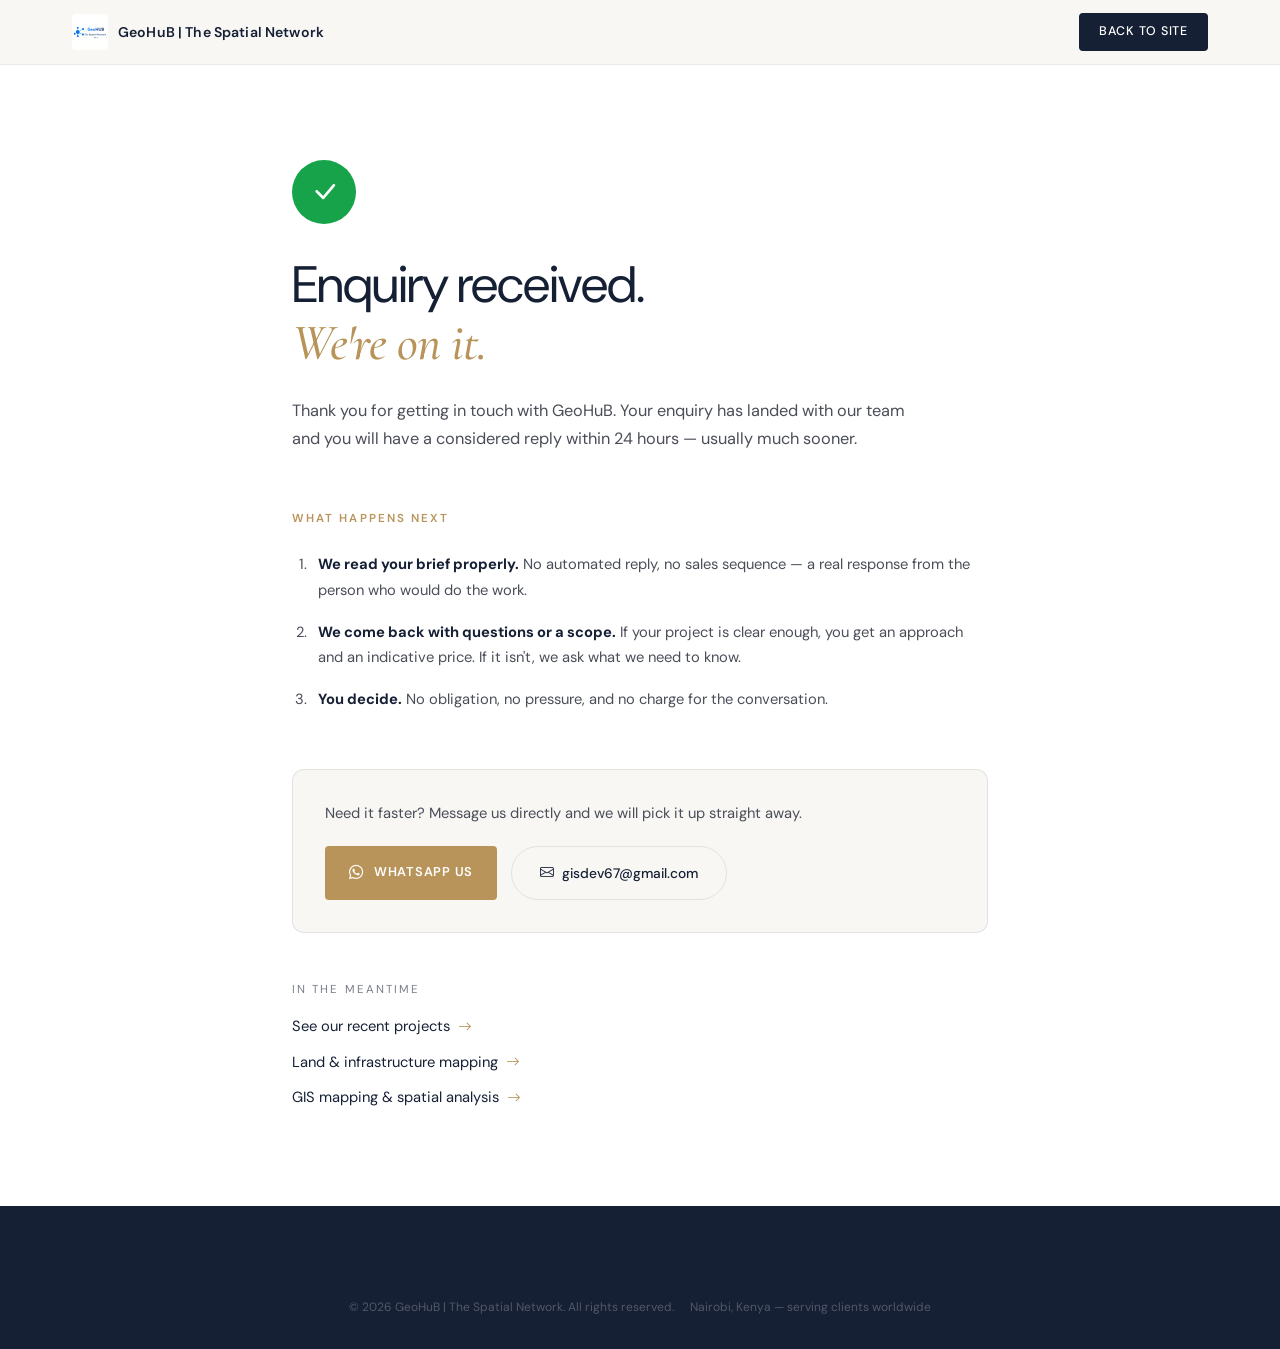
<file: thank-you.html>
<!DOCTYPE html>
<html lang="en">
<head>
  <meta charset="UTF-8" />
  <meta name="viewport" content="width=device-width, initial-scale=1.0" />
  <!-- Stamps <html class="js"> so CSS can safely hide content for animation.
       Without it, conversion.css keeps everything visible. Must stay inline
       and before the stylesheets to avoid a flash of unstyled content. -->
  <script>document.documentElement.className += " js";</script>
  <title>Enquiry Received — GeoHuB | The Spatial Network</title>
  <meta name="description" content="Thank you for contacting GeoHuB. We have received your enquiry and will respond within 24 hours." />
  <meta name="robots" content="noindex, follow" />

  <link rel="preconnect" href="https://fonts.googleapis.com" />
  <link rel="preconnect" href="https://fonts.gstatic.com" crossorigin />
  <link href="https://fonts.googleapis.com/css2?family=Cormorant+Garamond:ital,wght@0,400;0,500;0,600;1,400;1,500;1,600&family=DM+Sans:opsz,wght@9..40,300;9..40,400;9..40,500;9..40,600&display=swap" rel="stylesheet" />
  <link rel="stylesheet" href="https://cdn.jsdelivr.net/npm/bootstrap-icons@1.11.3/font/bootstrap-icons.min.css" />

  <link rel="icon" type="image/svg+xml" href="/GeoHUB.svg" />
  <link rel="stylesheet" href="style.css" />
  <link rel="stylesheet" href="conversion.css" />
</head>
<body class="thanks-page">

  <header class="site-header scrolled" id="site-header">
    <nav class="nav-bar">
      <a href="/" class="nav-brand">
        <img src="/GeoHUB.svg" alt="GeoHuB logo mark" class="nav-logo-icon" width="32" height="32" />
        <span class="brand-name">GeoHuB | The Spatial Network</span>
      </a>
      <div class="nav-actions">
        <a href="/" class="btn-cta">Back to site</a>
      </div>
    </nav>
  </header>

  <main class="thanks-main">
    <div class="thanks-inner">
      <div class="thanks-icon"><i class="bi bi-check-lg"></i></div>

      <h1 class="thanks-headline">
        Enquiry received.<br />
        <em class="serif-accent">We're on it.</em>
      </h1>

      <p class="thanks-sub">
        Thank you for getting in touch with GeoHuB. Your enquiry has landed with our team
        and you will have a considered reply within 24 hours — usually much sooner.
      </p>

      <div class="thanks-next">
        <h2>What happens next</h2>
        <ol class="thanks-steps">
          <li><strong>We read your brief properly.</strong> No automated reply, no sales sequence — a real response from the person who would do the work.</li>
          <li><strong>We come back with questions or a scope.</strong> If your project is clear enough, you get an approach and an indicative price. If it isn't, we ask what we need to know.</li>
          <li><strong>You decide.</strong> No obligation, no pressure, and no charge for the conversation.</li>
        </ol>
      </div>

      <div class="thanks-urgent">
        <p>Need it faster? Message us directly and we will pick it up straight away.</p>
        <div class="thanks-actions">
          <a class="btn-gold" href="https://wa.me/254701644626?text=Hi%20GeoHuB%2C%20I%20just%20sent%20an%20enquiry%20through%20your%20website%20and%20it%20is%20time-sensitive." target="_blank" rel="noopener">
            <i class="bi bi-whatsapp"></i> WhatsApp us
          </a>
          <a class="btn-outline-dark" href="mailto:gisdev67@gmail.com?subject=Urgent%20project%20enquiry">
            <i class="bi bi-envelope"></i> gisdev67@gmail.com
          </a>
        </div>
      </div>

      <div class="thanks-meanwhile">
        <span>In the meantime</span>
        <div class="thanks-links">
          <a href="/#portfolio">See our recent projects <i class="bi bi-arrow-right"></i></a>
          <a href="/land-infrastructure">Land &amp; infrastructure mapping <i class="bi bi-arrow-right"></i></a>
          <a href="/gis-mapping-services">GIS mapping &amp; spatial analysis <i class="bi bi-arrow-right"></i></a>
        </div>
      </div>
    </div>
  </main>

  <footer class="footer">
    <div class="footer-inner">
      <div class="footer-bottom">
        <span>&copy; 2026 GeoHuB | The Spatial Network. All rights reserved.</span>
        <span>Nairobi, Kenya — serving clients worldwide</span>
      </div>
    </div>
  </footer>

</body>
</html>
</file>
<file: style.css>
/* ═══════════════════════════════════════════════════════════════
   LIGHT GIS — Anemone-inspired Editorial Stylesheet
   Palette: Navy / Gold / Off-white
   Fonts: DM Sans (body) + Cormorant Garamond (serif accent)
═══════════════════════════════════════════════════════════════ */

@import url('https://fonts.googleapis.com/css2?family=Cormorant+Garamond:ital,wght@0,400;0,500;0,600;1,400;1,500;1,600&family=DM+Sans:opsz,wght@9..40,300;9..40,400;9..40,500;9..40,600&display=swap');

/* ── RESET ─────────────────────────────────────────────────── */
*, *::before, *::after { box-sizing: border-box; margin: 0; padding: 0; }
html { scroll-behavior: smooth; }
body {
  font-family: 'DM Sans', sans-serif;
  font-size: 15px;
  line-height: 1.6;
  color: var(--nv);
  background: var(--of);
  -webkit-font-smoothing: antialiased;
  overflow-x: hidden;
}
img { display: block; width: 100%; height: 100%; object-fit: cover; }
a   { text-decoration: none; color: inherit; }
ul  { list-style: none; }
button { border: none; background: none; cursor: pointer; font: inherit; }

/* ── TOKENS ────────────────────────────────────────────────── */
:root {
  --nv:  #162035;
  --nv2: #1e2d4a;
  --st:  #3a5680;
  --sk:  #7aafd4;
  --gd:  #b8945a;
  --gd2: #d4a96a;
  --of:  #f8f7f4;
  --ms:  #edf0f5;
  --g1:  #4a4e58;
  --g2:  #7a7e8a;
  --g3:  #b8bcc8;
  --br:  rgba(13,17,23,.09);
  --bg:  #ffffff;

  --ease: cubic-bezier(.4,0,.2,1);
  --ease-expo: cubic-bezier(0.16, 1, 0.3, 1);

  --r-sm:   6px;
  --r-md:   12px;
  --r-lg:   18px;
}

/* ── TYPOGRAPHY ────────────────────────────────────────────── */
.serif-accent {
  font-family: 'Cormorant Garamond', serif;
  font-style: italic;
  font-weight: 500;
  color: var(--gd);
}
.section-headline {
  font-family: 'DM Sans', sans-serif;
  font-size: clamp(1.75rem, 3.5vw, 2.75rem);
  font-weight: 400;
  line-height: 1.2;
  letter-spacing: -0.02em;
  color: var(--nv);
}
.section-headline .serif-accent {
  font-size: clamp(2rem, 4vw, 3.2rem);
}
.body-text {
  font-size: 0.9rem;
  color: var(--g1);
  line-height: 1.8;
  max-width: 560px;
}

/* ── SECTION LABEL ─────────────────────────────────────────── */
.section-label {
  display: flex;
  align-items: center;
  gap: 0.75rem;
  font-size: 0.7rem;
  font-weight: 500;
  letter-spacing: 0.18em;
  text-transform: uppercase;
  color: var(--g2);
  margin-bottom: 3rem;
}
.label-num {
  font-variant-numeric: tabular-nums;
  color: var(--gd);
  font-weight: 600;
}
.section-label::after {
  content: '';
  display: block;
  flex: 1;
  height: 1px;
  background: var(--br);
}

/* ── SECTION INNER ─────────────────────────────────────────── */
.section-inner {
  max-width: 1200px;
  margin: 0 auto;
  padding: 0 2rem;
}

/* ── REVEAL / FADE-UP ANIMATION (vanilla IntersectionObserver) ─ */
.reveal,
.fade-up,
.split-text,
.section-label,
.pillar,
.exp-card,
.sector-card,
.client-box,
.ops-country,
.survey-thumb,
.proj-row,
.survey-featured,
.contact-right,
.ops-right {
  opacity: 0;
  transform: translateY(26px);
  transition: opacity 0.7s cubic-bezier(0.22,1,0.36,1), transform 0.7s cubic-bezier(0.22,1,0.36,1);
}
.reveal.visible,
.fade-up.visible,
.split-text.visible,
.section-label.visible,
.pillar.visible,
.exp-card.visible,
.sector-card.visible,
.client-box.visible,
.ops-country.visible,
.survey-thumb.visible,
.proj-row.visible,
.survey-featured.visible,
.contact-right.visible,
.ops-right.visible {
  opacity: 1;
  transform: translateY(0);
}
.reveal-d1 { transition-delay: 0.1s; }
.reveal-d2 { transition-delay: 0.18s; }
.reveal-d3 { transition-delay: 0.26s; }

/* ═══════════════════════════════════════════════ HEADER ══ */
.site-header {
  position: fixed;
  top: 0; left: 0; right: 0;
  z-index: 100;
  transition: background 400ms var(--ease), box-shadow 400ms var(--ease);
}
.site-header.scrolled {
  background: rgba(248,247,244,.96);
  backdrop-filter: blur(16px);
  -webkit-backdrop-filter: blur(16px);
  box-shadow: 0 1px 0 var(--br);
}

.nav-bar {
  max-width: 1200px;
  margin: 0 auto;
  padding: 0 2rem;
  height: 64px;
  display: flex;
  align-items: center;
  gap: 3rem;
}

.nav-brand {
  display: flex;
  align-items: center;
  gap: 0.625rem;
  flex-shrink: 0;
}
/* Logo icon */
.nav-logo-icon {
  width: 36px;
  height: 36px;
  flex-shrink: 0;
  display: block;
  border-radius: 4px;
}

/* Brand name — white over hero, transitions to navy on scroll */
.brand-name {
  font-size: 0.88rem;
  font-weight: 600;
  letter-spacing: 0.01em;
  color: #fff;
  transition: color 400ms var(--ease);
}
.site-header.scrolled .brand-name { color: var(--nv); }

/* Nav links — white over hero */
.nav-link {
  color: rgba(255,255,255,0.75) !important;
  transition: color 300ms ease !important;
}
.site-header.scrolled .nav-link { color: var(--g1) !important; }
.nav-link:hover,
.site-header.scrolled .nav-link:hover { color: var(--nv) !important; }
.nav-link.active { color: #fff !important; }
.site-header.scrolled .nav-link.active { color: var(--nv) !important; }

/* Legacy brand-mark kept for footer compat */
.brand-mark {
  width: 28px; height: 28px;
  flex-shrink: 0;
  display: none;
}

.nav-links {
  display: flex;
  align-items: center;
  gap: 0.25rem;
  flex: 1;
}
.nav-link {
  padding: 0.4rem 0.75rem;
  font-size: 0.78rem;
  font-weight: 500;
  letter-spacing: 0.08em;
  text-transform: uppercase;
  color: var(--g1);
  border-radius: 4px;
  transition: color 250ms var(--ease), background 250ms var(--ease);
}
.nav-link:hover, .nav-link.active { color: var(--nv); background: var(--ms); }

.nav-actions {
  display: flex;
  align-items: center;
  gap: 1rem;
  margin-left: auto;
}

/* Hamburger */
.hamburger {
  display: none;
  width: 32px;
  height: 32px;
  flex-direction: column;
  align-items: center;
  justify-content: center;
  gap: 6px;
}
.ham-line {
  display: block;
  width: 20px;
  height: 1.5px;
  background: var(--nv);
  border-radius: 2px;
  transition: transform 350ms var(--ease-expo), opacity 250ms;
  transform-origin: center;
}
.hamburger.open .ham-line:nth-child(1) { transform: translateY(3.75px) rotate(45deg); }
.hamburger.open .ham-line:nth-child(2) { transform: translateY(-3.75px) rotate(-45deg); }

/* Mobile overlay */
.mobile-overlay {
  position: fixed;
  inset: 0;
  z-index: 200;
  background: rgba(22,32,53,.97);
  display: flex;
  flex-direction: column;
  align-items: center;
  justify-content: center;
  gap: 0.5rem;
  opacity: 0;
  pointer-events: none;
  transition: opacity 400ms var(--ease);
}
.mobile-overlay.open { opacity: 1; pointer-events: all; }
.mob-nav-links { display: flex; flex-direction: column; align-items: center; gap: 0.25rem; }
.mob-link {
  font-size: 1.75rem;
  font-weight: 400;
  color: rgba(255,255,255,.7);
  padding: 0.35rem 1rem;
  opacity: 0;
  transform: translateY(16px);
  transition: opacity 450ms var(--ease-expo), transform 450ms var(--ease-expo), color 250ms;
}
.mobile-overlay.open .mob-link { opacity: 1; transform: translateY(0); }
.mobile-overlay.open .mob-link:nth-child(1) { transition-delay: 60ms; }
.mobile-overlay.open .mob-link:nth-child(2) { transition-delay: 100ms; }
.mobile-overlay.open .mob-link:nth-child(3) { transition-delay: 140ms; }
.mobile-overlay.open .mob-link:nth-child(4) { transition-delay: 180ms; }
.mobile-overlay.open .mob-link:nth-child(5) { transition-delay: 220ms; }
.mob-link:hover { color: var(--gd); }
.btn-mob-cta {
  margin-top: 2rem;
  padding: 0.75rem 2rem;
  border: 1px solid var(--gd);
  border-radius: 4px;
  color: var(--gd) !important;
  font-size: 0.9rem !important;
  font-weight: 500;
  letter-spacing: 0.05em;
  transition-delay: 280ms !important;
}

/* ═══════════════════════════════════════════════ BUTTONS ══ */
.btn-gold {
  display: inline-flex;
  align-items: center;
  gap: 0.625rem;
  padding: 0.7rem 1.5rem;
  background: var(--gd);
  color: #fff;
  font-size: 0.8rem;
  font-weight: 600;
  letter-spacing: 0.06em;
  text-transform: uppercase;
  border-radius: 4px;
  transition: background 300ms var(--ease), transform 300ms var(--ease);
}
.btn-gold:hover { background: var(--gd2); transform: translateY(-1px); }
.btn-gold i { font-size: 0.9rem; }

.btn-outline-white {
  display: inline-flex;
  align-items: center;
  gap: 0.5rem;
  padding: 0.7rem 1.5rem;
  border: 1px solid rgba(255,255,255,.3);
  color: rgba(255,255,255,.8);
  font-size: 0.8rem;
  font-weight: 500;
  letter-spacing: 0.06em;
  text-transform: uppercase;
  border-radius: 4px;
  transition: border-color 300ms, color 300ms, transform 300ms var(--ease);
}
.btn-outline-white:hover { border-color: rgba(255,255,255,.7); color: #fff; transform: translateY(-1px); }

.btn-cta {
  display: inline-flex;
  align-items: center;
  padding: 0.55rem 1.25rem;
  background: var(--nv);
  color: #fff;
  font-size: 0.78rem;
  font-weight: 500;
  letter-spacing: 0.06em;
  text-transform: uppercase;
  border-radius: 4px;
  transition: background 300ms var(--ease);
}
.btn-cta:hover { background: var(--nv2); }

.btn-submit {
  display: inline-flex;
  align-items: center;
  justify-content: center;
  gap: 0.625rem;
  width: 100%;
  padding: 0.9rem 1.5rem;
  background: var(--nv);
  color: #fff;
  font-size: 0.85rem;
  font-weight: 600;
  letter-spacing: 0.06em;
  text-transform: uppercase;
  border-radius: 4px;
  transition: background 300ms var(--ease), transform 300ms var(--ease);
  margin-top: 0.5rem;
}
.btn-submit:hover { background: var(--nv2); transform: translateY(-1px); }

/* ═══════════════════════════════════════════════════ HERO ══ */
.hero {
  position: relative;
  min-height: 100dvh;
  background: var(--nv);
  overflow: hidden;
  display: flex;
  flex-direction: column;
}

/* Geo canvas */
.geo-canvas {
  position: absolute;
  inset: 0;
  width: 100%;
  height: 100%;
  opacity: 0.25;
}

/* Orbs */
.orb {
  position: absolute;
  border-radius: 50%;
  filter: blur(90px);
  pointer-events: none;
}
.orb-1 {
  width: 500px; height: 500px;
  background: radial-gradient(circle, rgba(58,86,128,.55) 0%, transparent 70%);
  top: -80px; right: -60px;
  animation: orb-drift 9s ease-in-out infinite;
}
.orb-2 {
  width: 350px; height: 350px;
  background: radial-gradient(circle, rgba(184,148,90,.2) 0%, transparent 70%);
  bottom: 80px; left: 8%;
  animation: orb-drift 12s ease-in-out infinite reverse;
}
@keyframes orb-drift {
  0%,100% { transform: translate(0,0); }
  50%      { transform: translate(24px,-24px); }
}

/* Pulse markers */
.pulse-marker {
  position: absolute;
  pointer-events: none;
}
.pulse-marker span {
  display: block;
  width: 10px; height: 10px;
  border-radius: 50%;
  background: var(--gd);
  box-shadow: 0 0 0 0 rgba(184,148,90,.5);
  animation: pulse-gd 2.8s ease-out infinite;
}
.pm-1 { top: 38%; left: 18%; }
.pm-2 { top: 60%; right: 32%; animation-delay: 1.2s; }
@keyframes pulse-gd {
  0%   { box-shadow: 0 0 0 0 rgba(184,148,90,.5); }
  70%  { box-shadow: 0 0 0 16px rgba(184,148,90,0); }
  100% { box-shadow: 0 0 0 0 rgba(184,148,90,0); }
}

/* Hero inner layout */
.hero-inner {
  flex: 1;
  max-width: 1200px;
  width: 100%;
  margin: 0 auto;
  padding: 0 2rem;
  display: grid;
  grid-template-columns: 1fr 1fr;
  align-items: center;
  gap: 4rem;
  padding-top: 64px;
  position: relative;
  z-index: 2;
}

/* Hero content */
.hero-eyebrow {
  display: flex;
  align-items: center;
  gap: 0.75rem;
  font-size: 0.7rem;
  font-weight: 500;
  letter-spacing: 0.18em;
  text-transform: uppercase;
  color: var(--g3);
  margin-bottom: 1.5rem;
}
.eyebrow-num { color: var(--gd); font-weight: 600; }
.eyebrow-divider {
  width: 24px; height: 1px;
  background: rgba(255,255,255,.2);
}
.hero-headline {
  font-family: 'DM Sans', sans-serif;
  font-size: clamp(2rem, 4.5vw, 3.75rem);
  font-weight: 400;
  line-height: 1.15;
  letter-spacing: -0.025em;
  color: #fff;
  margin-bottom: 1.5rem;
}
.hero-headline .serif-accent {
  font-size: clamp(2.25rem, 5vw, 4.25rem);
  display: block;
  color: var(--gd);
}
.hero-sub {
  font-size: 0.925rem;
  color: rgba(255,255,255,.55);
  line-height: 1.75;
  max-width: 420px;
  margin-bottom: 2.5rem;
}
.hero-ctas {
  display: flex;
  align-items: center;
  gap: 1rem;
  flex-wrap: wrap;
}

/* Hero globe visual */
.hero-visual { display: flex; justify-content: center; }
.globe-shell {
  position: relative;
  width: 360px;
  height: 360px;
}
.globe-core {
  width: 100%;
  height: 100%;
  border-radius: 50%;
  overflow: hidden;
  position: relative;
  border: 1px solid rgba(255,255,255,.1);
  box-shadow: 0 0 80px rgba(26,80,180,.4), inset 0 0 40px rgba(11,21,37,.8);
  background: #0b1525;
}
#globe-canvas {
  position: absolute;
  inset: 0;
  width: 100%;
  height: 100%;
  display: block;
}

.globe-overlay {
  position: absolute;
  inset: 0;
  background: radial-gradient(ellipse at 30% 30%, rgba(58,86,128,.3), transparent 60%),
              radial-gradient(ellipse at 70% 70%, rgba(22,32,53,.6), transparent 50%);
}
.globe-ring {
  position: absolute;
  inset: -12px;
  border-radius: 50%;
  border: 1px solid rgba(184,148,90,.25);
  animation: globe-spin 18s linear infinite;
}
@keyframes globe-spin { to { transform: rotate(360deg); } }

/* Floating data tags */
.data-tag {
  position: absolute;
  display: flex;
  align-items: center;
  gap: 0.5rem;
  padding: 0.45rem 0.875rem;
  background: rgba(30,45,74,.85);
  backdrop-filter: blur(12px);
  border: 1px solid rgba(255,255,255,.1);
  border-radius: 4px;
  font-size: 0.7rem;
  color: rgba(255,255,255,.75);
  white-space: nowrap;
  font-variant-numeric: tabular-nums;
}
.data-tag i { color: var(--gd); font-size: 0.8rem; }
.dt-1 { bottom: 15%; left: -16%; }
.dt-2 { top: 10%;   right: -14%; }
.dt-3 { top: 48%;   left: -18%; }

/* Hero ticker */
.hero-ticker {
  position: relative;
  z-index: 2;
  border-top: 1px solid rgba(255,255,255,.07);
  overflow: hidden;
  padding: 0.875rem 0;
}
.ticker-track {
  display: flex;
  align-items: center;
  gap: 2rem;
  white-space: nowrap;
  animation: ticker-scroll 30s linear infinite;
  font-size: 0.72rem;
  letter-spacing: 0.12em;
  text-transform: uppercase;
  color: rgba(255,255,255,.3);
  font-weight: 500;
}
.tick-dot { color: var(--gd); }
@keyframes ticker-scroll {
  from { transform: translateX(0); }
  to   { transform: translateX(-50%); }
}

/* ════════════════════════════════════════════ APPROACH ══ */
.approach {
  padding: 7rem 0;
  background: var(--of);
}
.approach-grid {
  display: grid;
  grid-template-columns: 1fr 1fr;
  gap: 5rem;
  align-items: start;
  margin-top: 2rem;
}
.approach-left .section-headline { margin-bottom: 1.5rem; }
.approach-left .body-text + .body-text { margin-top: 1rem; }

.approach-right { padding-top: 0.5rem; }
.pillar {
  padding: 1.5rem 0;
  border-top: 1px solid var(--br);
}
.pillar:last-child { border-bottom: 1px solid var(--br); }
.pillar h4 {
  font-size: 0.72rem;
  font-weight: 600;
  letter-spacing: 0.14em;
  text-transform: uppercase;
  color: var(--nv);
  margin-bottom: 0.625rem;
}
.pillar p { font-size: 0.875rem; color: var(--g1); line-height: 1.75; }

/* ════════════════════════════════════════════ EXPERTISE ══ */
.expertise {
  padding: 7rem 0;
  background: var(--ms);
}
.expertise .section-headline { margin-bottom: 3rem; }

.expertise-grid {
  display: grid;
  grid-template-columns: 1fr 1fr;
  gap: 1px;
  background: var(--br);
  border: 1px solid var(--br);
  border-radius: var(--r-md);
  overflow: hidden;
}
.exp-card {
  padding: 2.5rem;
  display: flex;
  flex-direction: column;
  gap: 1rem;
  transition: background 300ms var(--ease);
}
.exp-card--light { background: var(--bg); }
.exp-card--light:hover { background: var(--of); }
.exp-card--dark  { background: var(--nv); }
.exp-card--dark:hover { background: var(--nv2); }

.exp-card-num {
  font-size: 0.68rem;
  font-weight: 600;
  letter-spacing: 0.16em;
  color: var(--gd);
}
.exp-card--dark .exp-card-num { color: var(--gd); }

.exp-card h3 {
  font-size: 1.05rem;
  font-weight: 500;
  line-height: 1.35;
  letter-spacing: -0.01em;
  color: var(--nv);
}
.exp-card--dark h3 { color: #fff; }

.exp-card p {
  font-size: 0.855rem;
  color: var(--g1);
  line-height: 1.75;
  flex: 1;
}
.exp-card--dark p { color: rgba(255,255,255,.55); }

.exp-tags {
  display: flex;
  flex-wrap: wrap;
  gap: 0.375rem;
  margin-top: auto;
  padding-top: 0.5rem;
}
.exp-tags span {
  padding: 0.2rem 0.625rem;
  border-radius: 3px;
  background: var(--ms);
  color: var(--g1);
  font-size: 0.68rem;
  font-weight: 500;
  letter-spacing: 0.04em;
}
.exp-card--dark .exp-tags span {
  background: rgba(255,255,255,.08);
  color: rgba(255,255,255,.6);
}

/* ════════════════════════════════════════════ SECTORS ══ */
.sectors {
  padding: 7rem 0;
  background: var(--of);
}
.sectors-grid {
  display: grid;
  grid-template-columns: repeat(4, 1fr);
  gap: 1rem;
  margin-top: 2rem;
}
/* Sector cards are now <a> tags */
.sector-card {
  display: block;
  text-decoration: none;
  border-radius: var(--r-md);
  overflow: hidden;
  border: 1px solid var(--br);
  transition: transform 500ms var(--ease-expo), box-shadow 500ms var(--ease-expo), border-color 300ms;
}
.sector-card:hover {
  transform: translateY(-5px);
  box-shadow: 0 16px 40px rgba(22,32,53,.12);
  border-color: rgba(184,148,90,.3);
}
.sector-img {
  height: 200px;
  background-image: var(--img);
  background-size: cover;
  background-position: center;
  filter: brightness(0.75) saturate(0.85);
  transition: filter 500ms var(--ease), transform 600ms var(--ease-expo);
}
.sector-card:hover .sector-img { filter: brightness(0.9) saturate(1.05); transform: scale(1.03); }
.sector-body {
  padding: 1.25rem 1.25rem 1.5rem;
  background: var(--bg);
}
.sector-body h4 {
  font-size: 0.88rem;
  font-weight: 600;
  color: var(--nv);
  margin-bottom: 0.5rem;
}
.sector-body p { font-size: 0.8rem; color: var(--g2); line-height: 1.65; margin-bottom: 1rem; }
.sector-link {
  display: inline-flex;
  align-items: center;
  gap: 0.35rem;
  font-size: 0.75rem;
  font-weight: 600;
  letter-spacing: .06em;
  text-transform: uppercase;
  color: var(--gd);
  transition: gap 250ms ease;
}
.sector-card:hover .sector-link { gap: 0.6rem; }

/* ════════════════════════════════════════ CLIENTS / ABOUT ══ */
.clients-section {
  padding: 7rem 0;
  background: var(--nv);
}
.clients-section .section-label { color: rgba(255,255,255,.35); }
.clients-section .section-label::after { background: rgba(255,255,255,.08); }

.clients-split {
  display: grid;
  grid-template-columns: 1fr 1fr;
  gap: 5rem;
  align-items: start;
}
.clients-section .section-headline { color: #fff; margin-bottom: 1.25rem; }
.clients-section .body-text { color: rgba(255,255,255,.5); margin-bottom: 2.5rem; }

/* Team row */
.team-row { display: flex; flex-direction: column; gap: 1rem; }
.team-thumb {
  display: flex;
  align-items: center;
  gap: 1rem;
  padding: 0.875rem 1rem;
  border: 1px solid rgba(255,255,255,.07);
  border-radius: var(--r-sm);
  background: rgba(255,255,255,.03);
  transition: background 300ms var(--ease);
}
.team-thumb:hover { background: rgba(255,255,255,.06); }
.team-icon {
  width: 40px; height: 40px;
  border-radius: 50%;
  border: 1px solid rgba(255,255,255,.15);
  background: rgba(255,255,255,.06);
  display: flex; align-items: center; justify-content: center;
  flex-shrink: 0;
  font-size: 1.15rem;
  color: rgba(255,255,255,.6);
}
.team-thumb img {
  width: 40px; height: 40px;
  border-radius: 50%;
  object-fit: cover;
  border: 1px solid rgba(255,255,255,.12);
  flex-shrink: 0;
}
.team-thumb strong { display: block; font-size: 0.82rem; color: #fff; font-weight: 500; }
.team-thumb span   { font-size: 0.72rem; color: rgba(255,255,255,.4); }

/* Client boxes */
.clients-right { display: flex; flex-direction: column; gap: 1.25rem; padding-top: 0.25rem; }
.client-box {
  padding: 1.75rem 2rem;
  border: 1px solid rgba(255,255,255,.07);
  border-radius: var(--r-md);
  background: rgba(255,255,255,.03);
}
.client-box h4 {
  font-size: 0.82rem;
  font-weight: 600;
  letter-spacing: 0.1em;
  text-transform: uppercase;
  color: rgba(255,255,255,.85);
  margin-bottom: 1rem;
}
.client-box ul { display: flex; flex-direction: column; gap: 0.5rem; }
.client-box li {
  font-size: 0.82rem;
  color: rgba(255,255,255,.45);
  padding-left: 0.75rem;
  position: relative;
}
.client-box li::before {
  content: '';
  position: absolute;
  left: 0; top: 50%;
  transform: translateY(-50%);
  width: 3px; height: 3px;
  border-radius: 50%;
  background: var(--gd);
}

/* ════════════════════════════════════════ OPERATIONS ══ */
.operations {
  padding: 7rem 0;
  background: var(--of);
}
.ops-grid {
  display: grid;
  grid-template-columns: 1fr 1fr;
  gap: 5rem;
  align-items: start;
}

.ops-left .section-headline { margin-bottom: 1rem; }
.ops-left .body-text { margin-bottom: 2.5rem; }

.ops-countries { display: flex; flex-direction: column; }
.ops-country {
  padding: 1.25rem 0;
  border-top: 1px solid var(--br);
}
.ops-country:last-child { border-bottom: 1px solid var(--br); }
.ops-country-header {
  display: flex;
  align-items: center;
  gap: 0.5rem;
  margin-bottom: 0.5rem;
}
.ops-country-header i { color: var(--gd); font-size: 0.9rem; }
.ops-country-header strong { font-size: 0.875rem; font-weight: 600; color: var(--nv); }
.ops-tags {
  display: flex;
  gap: 0.375rem;
  margin-bottom: 0.5rem;
  flex-wrap: wrap;
}
.ops-tags span {
  padding: 0.15rem 0.55rem;
  border-radius: 3px;
  background: var(--ms);
  color: var(--g2);
  font-size: 0.65rem;
  font-weight: 500;
  letter-spacing: 0.05em;
}
.ops-country p { font-size: 0.8rem; color: var(--g2); line-height: 1.65; }

/* Project list */
.portfolio-stack {
  padding: 2.5rem;
  background: var(--bg);
  border: 1px solid var(--br);
  border-radius: var(--r-lg);
}
.proj-list { display: flex; flex-direction: column; }
.proj-item {
  display: flex;
  align-items: center;
  gap: 1rem;
  padding: 1rem 0;
  border-top: 1px solid var(--br);
  transition: background 250ms;
  cursor: pointer;
}
.proj-item:last-child { border-bottom: 1px solid var(--br); }
.proj-img {
  width: 56px; height: 44px;
  border-radius: var(--r-sm);
  overflow: hidden;
  flex-shrink: 0;
}
.proj-meta { flex: 1; }
.proj-tag {
  display: inline-block;
  font-size: 0.62rem;
  font-weight: 600;
  letter-spacing: 0.1em;
  text-transform: uppercase;
  color: var(--gd);
  margin-bottom: 0.2rem;
}
.proj-meta h4 {
  font-size: 0.82rem;
  font-weight: 500;
  color: var(--nv);
  margin-bottom: 0.15rem;
  line-height: 1.3;
}
.proj-meta p { font-size: 0.72rem; color: var(--g2); line-height: 1.5; }
.proj-arrow {
  width: 2rem; height: 2rem;
  border-radius: 50%;
  border: 1px solid var(--br);
  display: flex;
  align-items: center;
  justify-content: center;
  color: var(--g2);
  flex-shrink: 0;
  font-size: 0.8rem;
  transition: background 300ms var(--ease), color 300ms, transform 300ms var(--ease);
}
.proj-item:hover .proj-arrow {
  background: var(--nv);
  color: #fff;
  border-color: var(--nv);
  transform: translate(1px,-1px);
}

/* ═════════════════════════════════════════ CONTACT ══ */
.contact {
  padding: 7rem 0;
  background: var(--ms);
}
.contact-grid {
  display: grid;
  grid-template-columns: 1fr 1fr;
  gap: 5rem;
  align-items: start;
}

.contact-left .section-headline { margin-bottom: 1.25rem; }
.contact-left .body-text { margin-bottom: 2rem; }

.contact-details { margin-bottom: 2rem; display: flex; flex-direction: column; gap: 1rem; }
.contact-detail { display: flex; flex-direction: column; gap: 0.2rem; }
.detail-label {
  font-size: 0.68rem;
  font-weight: 600;
  letter-spacing: 0.14em;
  text-transform: uppercase;
  color: var(--g2);
}
.contact-detail a, .contact-detail span {
  font-size: 0.875rem;
  color: var(--nv);
  font-weight: 400;
}
.contact-detail a:hover { color: var(--gd); }

.map-container {
  border-radius: var(--r-md);
  overflow: hidden;
  border: 1px solid var(--br);
}
#leaflet-map {
  width: 100%;
  height: 240px;
}

/* Form */
.contact-right {
  background: var(--bg);
  border: 1px solid var(--br);
  border-radius: var(--r-lg);
  padding: 2.5rem;
}

.form-row {
  display: grid;
  grid-template-columns: 1fr 1fr;
  gap: 1rem;
}
.form-group {
  display: flex;
  flex-direction: column;
  gap: 0.4rem;
  margin-bottom: 1.125rem;
}
.form-group label {
  font-size: 0.7rem;
  font-weight: 600;
  letter-spacing: 0.1em;
  text-transform: uppercase;
  color: var(--g2);
}
.form-group input,
.form-group select,
.form-group textarea {
  padding: 0.7rem 0.875rem;
  border: 1px solid var(--br);
  border-radius: var(--r-sm);
  background: var(--of);
  font: inherit;
  font-size: 0.875rem;
  color: var(--nv);
  outline: none;
  transition: border-color 250ms var(--ease), box-shadow 250ms var(--ease);
  width: 100%;
  resize: vertical;
}
.form-group input::placeholder,
.form-group textarea::placeholder { color: var(--g3); }
.form-group input:focus,
.form-group select:focus,
.form-group textarea:focus {
  border-color: var(--nv);
  box-shadow: 0 0 0 3px rgba(22,32,53,.06);
  background: var(--bg);
}
.form-group select { appearance: none; cursor: pointer; }
.form-group select option { color: var(--nv); }

.form-consent {
  display: flex;
  gap: 0.75rem;
  align-items: flex-start;
  margin-bottom: 1.25rem;
}
.form-consent input[type="checkbox"] {
  width: 14px; height: 14px;
  flex-shrink: 0;
  margin-top: 2px;
  accent-color: var(--nv);
}
.form-consent label {
  font-size: 0.75rem;
  color: var(--g2);
  line-height: 1.6;
}

/* ═══════════════════════════════════════════════ FOOTER ══ */
.footer {
  background: var(--nv);
  padding: 4rem 0 2rem;
}
.footer-inner {
  max-width: 1200px;
  margin: 0 auto;
  padding: 0 2rem;
}
.footer-top {
  display: flex;
  align-items: flex-start;
  justify-content: space-between;
  padding-bottom: 3rem;
  border-bottom: 1px solid rgba(255,255,255,.07);
  gap: 2rem;
}
.footer-brand {
  display: flex;
  align-items: center;
  gap: 0.625rem;
}
.footer-brand .brand-name { color: #fff !important; }
.footer-tagline {
  font-size: 0.8rem;
  color: rgba(255,255,255,.35);
  line-height: 1.65;
  text-align: right;
}

.footer-mid {
  display: grid;
  grid-template-columns: repeat(4, 1fr);
  gap: 2rem;
  padding: 3rem 0;
  border-bottom: 1px solid rgba(255,255,255,.07);
}
.footer-col h5 {
  font-size: 0.68rem;
  font-weight: 600;
  letter-spacing: 0.16em;
  text-transform: uppercase;
  color: rgba(255,255,255,.35);
  margin-bottom: 1.25rem;
}
.footer-col ul { display: flex; flex-direction: column; gap: 0.625rem; }
.footer-col a {
  font-size: 0.82rem;
  color: rgba(255,255,255,.5);
  transition: color 250ms var(--ease), transform 250ms var(--ease);
  display: inline-block;
}
.footer-col a:hover { color: #fff; transform: translateX(3px); }

.footer-social { display: flex; flex-direction: column; gap: 0.625rem; }

.footer-bottom {
  display: flex;
  align-items: center;
  justify-content: center;
  padding-top: 1.75rem;
  gap: 1rem;
  flex-wrap: wrap;
}
.footer-bottom > span { font-size: 0.75rem; color: rgba(255,255,255,.25); }
.footer-coord {
  font-family: 'DM Mono', 'Courier New', monospace;
  font-size: 0.7rem;
  color: rgba(255,255,255,.2);
}

/* ════════════════════════════════════════ PRELOADER ══ */
.preloader {
  position: fixed;
  inset: 0;
  z-index: 9999;
  background: var(--nv);
  display: flex;
  align-items: center;
  justify-content: center;
  transition: transform 0.85s cubic-bezier(0.76,0,0.24,1);
}
.preloader.exiting { transform: translateY(-100%); }
.preloader.done    { display: none; }

.preloader-inner {
  display: flex;
  flex-direction: column;
  align-items: center;
  gap: 1.5rem;
  width: 260px;
}
.preloader-brand {
  display: flex;
  align-items: center;
  gap: 0.625rem;
}
.preloader-mark {
  width: 10px; height: 10px;
  border-radius: 50%;
  background: var(--gd);
  animation: brand-pulse 1.2s ease-in-out infinite;
}
.preloader-name {
  font-family: 'DM Sans', sans-serif;
  font-size: 0.95rem;
  font-weight: 600;
  letter-spacing: 0.12em;
  text-transform: uppercase;
  color: rgba(255,255,255,.7);
}
.preloader-bar {
  width: 100%;
  height: 1px;
  background: rgba(255,255,255,.1);
  overflow: hidden;
}
.preloader-fill {
  height: 100%;
  width: 0%;
  background: var(--gd);
  transition: width 80ms linear;
}
.preloader-pct {
  font-family: 'DM Mono','Courier New',monospace;
  font-size: 0.7rem;
  color: rgba(255,255,255,.3);
  letter-spacing: 0.1em;
}

/* ════════════════════════════════════════ CURSOR ══ */
.cursor,
.cursor-follower {
  position: fixed;
  border-radius: 50%;
  pointer-events: none;
  z-index: 9998;
  mix-blend-mode: difference;
  transform: translate(-50%, -50%);
  will-change: transform;
}
.cursor {
  width: 8px; height: 8px;
  background: #fff;
  transition: transform 100ms var(--ease), width 300ms var(--ease), height 300ms var(--ease), opacity 300ms;
}
.cursor-follower {
  width: 36px; height: 36px;
  border: 1px solid rgba(255,255,255,.5);
  background: transparent;
  transition: transform 600ms cubic-bezier(0.23,1,0.32,1), width 300ms var(--ease), height 300ms var(--ease), opacity 300ms;
}
.cursor.hover  { width: 16px; height: 16px; }
.cursor-follower.hover { width: 60px; height: 60px; opacity: .5; }
.cursor.hidden, .cursor-follower.hidden { opacity: 0; }

/* ════════════════════════════════════════ GSAP REVEAL STATES ══ */
/* split-text: words/lines wrapped in .word spans by JS */
.split-text .line-wrap { overflow: hidden; display: block; }
.split-text .line-inner {
  display: block;
  transform: translateY(110%);
}

/* fade-up: handled by the unified reveal block above */

/* ─── OPS RIGHT PANEL ───────────────────────────────────────── */
.ops-right { position: sticky; top: 6rem; }

.ops-panel {
  background: var(--nv2);
  border: 1px solid rgba(255,255,255,.08);
  border-radius: 1.25rem;
  padding: 1.75rem;
  display: flex;
  flex-direction: column;
  gap: 1.5rem;
}

.ops-panel-header {
  display: flex;
  align-items: center;
  gap: 0.6rem;
}
.ops-pulse {
  width: 8px; height: 8px;
  border-radius: 50%;
  background: #22c55e;
  box-shadow: 0 0 0 0 rgba(34,197,94,.5);
  animation: pulse-ring 2s ease-out infinite;
  flex-shrink: 0;
}
@keyframes pulse-ring {
  0%   { box-shadow: 0 0 0 0 rgba(34,197,94,.5); }
  70%  { box-shadow: 0 0 0 8px rgba(34,197,94,0); }
  100% { box-shadow: 0 0 0 0 rgba(34,197,94,0); }
}
.ops-panel-label {
  font-size: 0.72rem;
  font-weight: 600;
  letter-spacing: .12em;
  text-transform: uppercase;
  color: rgba(255,255,255,.45);
}

.ops-metrics {
  display: grid;
  grid-template-columns: repeat(3, 1fr);
  gap: 1rem;
  border-top: 1px solid rgba(255,255,255,.07);
  border-bottom: 1px solid rgba(255,255,255,.07);
  padding: 1.25rem 0;
}
.ops-metric { text-align: center; }
.ops-metric-val {
  display: block;
  font-size: 2rem;
  font-weight: 700;
  color: #fff;
  line-height: 1;
  font-variant-numeric: tabular-nums;
}
.ops-metric-key {
  display: block;
  font-size: 0.68rem;
  color: rgba(255,255,255,.38);
  margin-top: 0.35rem;
  text-transform: uppercase;
  letter-spacing: .07em;
}

.ops-stream {
  display: flex;
  flex-direction: column;
  gap: 0.65rem;
  overflow: hidden;
  max-height: 160px;
}
.ops-stream-row {
  display: flex;
  align-items: center;
  gap: 0.6rem;
  font-size: 0.78rem;
  color: rgba(255,255,255,.55);
  animation: stream-in .4s ease forwards;
}
@keyframes stream-in {
  from { opacity: 0; transform: translateY(-8px); }
  to   { opacity: 1; transform: translateY(0); }
}
.stream-dot {
  width: 6px; height: 6px;
  border-radius: 50%;
  flex-shrink: 0;
}
.stream-green { background: #22c55e; }
.stream-blue  { background: #60a5fa; }
.stream-gold  { background: var(--gd); }
.stream-text { flex: 1; }
.stream-text em { color: rgba(255,255,255,.75); font-style: normal; }
.stream-time { font-size: 0.68rem; color: rgba(255,255,255,.25); white-space: nowrap; }

.ops-coord-live {
  display: flex;
  align-items: center;
  gap: 0.5rem;
  font-size: 0.72rem;
  color: rgba(255,255,255,.3);
  border-top: 1px solid rgba(255,255,255,.07);
  padding-top: 1rem;
  font-variant-numeric: tabular-nums;
}
.ops-coord-live i { color: var(--gd); font-size: 0.85rem; }

/* footer social icons */
.footer-social a {
  display: flex;
  align-items: center;
  gap: 0.5rem;
}
.footer-social a i { font-size: 0.95rem; color: var(--gd); }

/* ════════════════════════════════════════════ LIGHTBOX ══ */
.lightbox {
  display: none;
  position: fixed;
  inset: 0;
  z-index: 8000;
  background: rgba(5,10,20,0.92);
  align-items: center;
  justify-content: center;
  opacity: 0;
  transition: opacity 0.3s ease;
}
.lightbox.open { display: flex; opacity: 1; }
.lightbox-inner { max-width: 90vw; max-height: 90vh; }
.lightbox-inner img { max-width: 90vw; max-height: 85vh; object-fit: contain; border-radius: 8px; }
.lightbox-close {
  position: absolute;
  top: 1.5rem; right: 1.5rem;
  background: rgba(255,255,255,.1);
  border: 1px solid rgba(255,255,255,.15);
  color: #fff;
  border-radius: 50%;
  width: 40px; height: 40px;
  display: flex; align-items: center; justify-content: center;
  cursor: pointer;
  font-size: 1rem;
  transition: background 200ms;
}
.lightbox-close:hover { background: rgba(255,255,255,.2); }

/* ════════════════════════════════════════ PORTFOLIO SECTION ══ */
.portfolio-section {
  padding: 7rem 0;
  background: var(--of);
}

.portfolio-head {
  display: grid;
  grid-template-columns: 1fr 1fr;
  gap: 3rem;
  align-items: end;
  margin-bottom: 3rem;
}

.proj-list-full { display: flex; flex-direction: column; }

.proj-row {
  display: grid;
  grid-template-columns: 120px 1fr auto;
  align-items: center;
  gap: 2rem;
  padding: 1.75rem 0;
  border-top: 1px solid var(--br);
  cursor: pointer;
  transition: background 300ms var(--ease);
  position: relative;
}
.proj-row:last-child { border-bottom: 1px solid var(--br); }

.proj-row-img {
  width: 120px;
  height: 80px;
  border-radius: var(--r-sm);
  overflow: hidden;
  flex-shrink: 0;
  transition: transform 500ms var(--ease-expo);
}
.proj-row-img img {
  width: 100%; height: 100%;
  object-fit: cover;
  transition: transform 600ms var(--ease-expo), filter 400ms;
  filter: saturate(0.7);
}
.proj-row:hover .proj-row-img img {
  transform: scale(1.08);
  filter: saturate(1);
}

.proj-row-body { flex: 1; }
.proj-row-body .proj-tag {
  display: inline-block;
  font-size: 0.65rem;
  font-weight: 600;
  letter-spacing: 0.14em;
  text-transform: uppercase;
  color: var(--gd);
  margin-bottom: 0.4rem;
}
.proj-row-body h3 {
  font-family: 'DM Sans', sans-serif;
  font-size: 1.15rem;
  font-weight: 500;
  color: var(--nv);
  letter-spacing: -0.01em;
  margin-bottom: 0.35rem;
  transition: color 250ms;
}
.proj-row:hover .proj-row-body h3 { color: var(--gd); }
.proj-row-body p {
  font-size: 0.82rem;
  color: var(--g2);
  line-height: 1.65;
}

.proj-row-arrow {
  width: 2.5rem; height: 2.5rem;
  border-radius: 50%;
  border: 1px solid var(--br);
  display: flex;
  align-items: center;
  justify-content: center;
  color: var(--g2);
  font-size: 0.9rem;
  flex-shrink: 0;
  transition: background 300ms var(--ease), color 300ms, border-color 300ms, transform 400ms var(--ease-expo);
}
.proj-row:hover .proj-row-arrow {
  background: var(--nv);
  color: #fff;
  border-color: var(--nv);
  transform: translate(2px,-2px);
}

/* ════════════════════════════════════════ D3 GLOBE ══ */
#d3-globe {
  width: 100%;
  height: 100%;
  display: block;
}
#d3-globe .land    { fill: #2a4a7a; stroke: #4a7ab5; stroke-width: 0.4; }
#d3-globe .graticule { fill: none; stroke: rgba(122,175,212,.12); stroke-width: 0.4; }
#d3-globe .sphere  { fill: #0e1d35; }
#d3-globe .country-highlight { fill: var(--gd); opacity: 0.75; }
#d3-globe .arc-line { fill: none; stroke: var(--gd); stroke-width: 1; opacity: 0; }
#d3-globe .arc-dot  { fill: var(--gd); }

/* ════════════════════════════════════════ SURVEY WORK ══ */
.survey-work {
  padding: 7rem 0;
  background: var(--nv);
}
.survey-work .section-label { color: rgba(255,255,255,.35); }
.survey-work .section-label::after { background: rgba(255,255,255,.08); }

.survey-header {
  display: grid;
  grid-template-columns: 1fr 1fr;
  gap: 3rem;
  align-items: end;
  margin-bottom: 3.5rem;
}
.survey-work .section-headline { color: #fff; }
.survey-work .body-text { color: rgba(255,255,255,.5); max-width: 480px; }

/* Featured viewer fade on thumb switch */
.survey-featured-img,
.survey-featured-meta { transition: opacity 0.2s ease; }

.survey-grid {
  display: grid;
  grid-template-columns: 1fr 1fr;
  gap: 1.5rem;
}
.survey-card--wide {
  grid-column: span 2;
}

/* Survey card — double-bezel */
.survey-card {
  border-radius: 16px;
  background: rgba(255,255,255,.04);
  border: 1px solid rgba(255,255,255,.09);
  overflow: hidden;
  transition: border-color 400ms var(--ease), transform 500ms var(--ease-expo);
}
.survey-card:hover {
  border-color: rgba(184,148,90,.35);
  transform: translateY(-3px);
}

/* Card header */
.survey-card-header {
  padding: 1.75rem 1.75rem 1.5rem;
  display: flex;
  justify-content: space-between;
  align-items: flex-start;
  gap: 1.5rem;
  border-bottom: 1px solid rgba(255,255,255,.07);
}
.survey-meta { flex: 1; display: flex; flex-direction: column; gap: 0.625rem; }

.survey-tag {
  display: inline-block;
  padding: 0.2rem 0.65rem;
  border-radius: 3px;
  background: rgba(184,148,90,.15);
  border: 1px solid rgba(184,148,90,.3);
  color: var(--gd);
  font-size: 0.65rem;
  font-weight: 600;
  letter-spacing: 0.12em;
  text-transform: uppercase;
  width: fit-content;
}
.survey-meta h3 {
  font-size: 1.05rem;
  font-weight: 500;
  color: #fff;
  letter-spacing: -0.01em;
  line-height: 1.3;
}
.survey-meta p {
  font-size: 0.82rem;
  color: rgba(255,255,255,.45);
  line-height: 1.7;
}

.survey-specs {
  display: flex;
  flex-wrap: wrap;
  gap: 0.75rem;
  margin-top: 0.375rem;
}
.spec-item {
  display: flex;
  align-items: center;
  gap: 0.35rem;
  font-size: 0.7rem;
  color: rgba(255,255,255,.4);
}
.spec-item i { color: var(--gd); font-size: 0.8rem; }

.survey-open-btn {
  display: inline-flex;
  align-items: center;
  gap: 0.4rem;
  padding: 0.55rem 1rem;
  border: 1px solid rgba(184,148,90,.4);
  border-radius: 5px;
  color: var(--gd);
  font-size: 0.72rem;
  font-weight: 600;
  letter-spacing: 0.05em;
  white-space: nowrap;
  flex-shrink: 0;
  transition: background 300ms var(--ease), border-color 300ms;
}
.survey-open-btn:hover {
  background: rgba(184,148,90,.12);
  border-color: var(--gd);
}
.survey-open-btn i { font-size: 0.85rem; }

/* PDF embed */
.survey-embed-wrap {
  position: relative;
  background: #0a1628;
  border-top: 1px solid rgba(255,255,255,.05);
}
.survey-embed {
  width: 100%;
  height: 420px;
  border: none;
  display: block;
}
.survey-embed--wide {
  height: 500px;
}
.survey-embed-wrap--wide .survey-embed { height: 500px; }

.survey-embed-footer {
  display: flex;
  align-items: center;
  justify-content: space-between;
  padding: 0.625rem 1.25rem;
  background: rgba(0,0,0,.3);
  border-top: 1px solid rgba(255,255,255,.05);
  font-size: 0.7rem;
  color: rgba(255,255,255,.3);
}
.survey-embed-footer i { color: var(--gd); margin-right: 0.3rem; }
.survey-page-count {
  font-variant-numeric: tabular-nums;
  font-family: 'Courier New', monospace;
  color: rgba(255,255,255,.2);
}

/* ════════════════════════════════════════ RESPONSIVE ══ */
@media (max-width: 1024px) {
  .footer-mid { grid-template-columns: repeat(2, 1fr); }
  .sectors-grid { grid-template-columns: repeat(2, 1fr); }
  .globe-shell { width: 280px; height: 280px; }
}

/* hide cursor on touch devices */
@media (hover: none) {
  .cursor, .cursor-follower { display: none; }
}

@media (max-width: 900px) {
  .hero-inner       { grid-template-columns: 1fr; text-align: center; }
  .hero-visual      { display: none; }
  .hero-eyebrow     { justify-content: center; }
  .hero-ctas        { justify-content: center; }
  .hero-sub         { margin-left: auto; margin-right: auto; }
  .approach-grid    { grid-template-columns: 1fr; gap: 3rem; }
  .expertise-grid   { grid-template-columns: 1fr; }
  .clients-split    { grid-template-columns: 1fr; gap: 3rem; }
  .ops-grid         { grid-template-columns: 1fr; gap: 3rem; }
  .contact-grid     { grid-template-columns: 1fr; gap: 3rem; }
  .form-row         { grid-template-columns: 1fr; }
  .footer-top       { flex-direction: column; text-align: left; }
  .footer-tagline   { text-align: left; }
  .survey-grid      { grid-template-columns: 1fr; }
  .survey-card--wide{ grid-column: span 1; }
  .survey-header    { grid-template-columns: 1fr; gap: 1rem; }
  .portfolio-head   { grid-template-columns: 1fr; gap: 1.5rem; }
  .proj-row         { grid-template-columns: 80px 1fr auto; gap: 1rem; }
  .proj-row-img     { width: 80px; height: 60px; }
}

@media (max-width: 768px) {
  .nav-links, .btn-cta { display: none; }
  .hamburger { display: flex; }
  .nav-bar { gap: 1rem; }

  .approach, .expertise, .sectors, .clients-section,
  .operations, .contact, .portfolio-section { padding: 4.5rem 0; }

  .sectors-grid { grid-template-columns: 1fr; }
  .footer-mid   { grid-template-columns: 1fr 1fr; }
  .section-inner { padding: 0 1.25rem; }
  .hero-inner    { padding: 0 1.25rem; padding-top: 64px; }
}

@media (max-width: 480px) {
  .footer-mid    { grid-template-columns: 1fr; }
  .footer-bottom { flex-direction: column; }
  .clients-right { gap: 1rem; }
  .hero-headline { font-size: 2rem; }
  .hero-ctas     { flex-direction: column; }
  .btn-gold, .btn-outline-white { width: 100%; justify-content: center; }
  .proj-row      { grid-template-columns: 1fr; }
  .proj-row-img  { width: 100%; height: 160px; }
  .proj-row-arrow{ display: none; }
}
</file>
<file: conversion.css>
/* ═══════════════════════════════════════════════════════════════
   conversion.css — GeoHuB lead generation layer
   Loaded after style.css on every page.

   Trust bar · CTA bands · Process · Testimonials · FAQ ·
   WhatsApp · Sticky CTA · Form states · Thank-you · Sub-pages

   Uses the existing token set from style.css only
   (--nv, --nv2, --gd, --gd2, --of, --ms, --g1…--g3, --br, --r-*).
═══════════════════════════════════════════════════════════════ */

/* ═══════════════════════════════════════════════════════════════
   NO-JS SAFETY NET  —  read this before changing it.

   style.css sets `opacity: 0` on .reveal, .exp-card, .proj-row,
   .contact-right and friends, and only JavaScript adds the
   `.visible` class that brings them back. If the script fails for
   any reason — a CDN hiccup, a JS error, a blocker, an old browser
   — the entire page renders BLANK, contact form included.

   An inline script in each <head> stamps `js` onto <html>. These
   rules undo the hiding whenever that stamp is missing, so the
   worst case is a page without animations rather than no page.
═══════════════════════════════════════════════════════════════ */
html:not(.js) .reveal,
html:not(.js) .fade-up,
html:not(.js) .split-text,
html:not(.js) .section-label,
html:not(.js) .pillar,
html:not(.js) .exp-card,
html:not(.js) .sector-card,
html:not(.js) .client-box,
html:not(.js) .ops-country,
html:not(.js) .survey-thumb,
html:not(.js) .proj-row,
html:not(.js) .survey-featured,
html:not(.js) .contact-right,
html:not(.js) .ops-right {
  opacity: 1 !important;
  transform: none !important;
}

/* The preloader is removed by JS, so without JS it would cover
   the page permanently. */
html:not(.js) .preloader { display: none !important; }

/* Nothing to click if the script never ran. */
html:not(.js) .sticky-cta { display: none !important; }

/* ─── HERO ASSURANCES ──────────────────────────────────────── */
.hero-assurances {
  list-style: none;
  display: flex;
  flex-wrap: wrap;
  gap: 1.25rem;
  margin-top: 1.75rem;
  padding: 0;
}
.hero-assurances li {
  display: flex;
  align-items: center;
  gap: .45rem;
  font-size: .82rem;
  color: rgba(255, 255, 255, .72);
}
.hero-assurances i { color: var(--gd2); font-size: .9rem; }

/* ─── TRUST BAR ────────────────────────────────────────────── */
.trust-bar {
  background: var(--of);
  border-top: 1px solid var(--br);
  border-bottom: 1px solid var(--br);
  padding: 2.25rem 0;
}
.trust-inner {
  max-width: 1280px;
  margin: 0 auto;
  padding: 0 2rem;
  display: grid;
  grid-template-columns: repeat(4, 1fr);
  gap: 2rem;
}
.trust-item { display: flex; gap: .9rem; align-items: flex-start; }
.trust-item i {
  font-size: 1.35rem;
  color: var(--gd);
  line-height: 1;
  margin-top: .15rem;
  flex-shrink: 0;
}
.trust-item strong {
  display: block;
  font-size: .92rem;
  font-weight: 600;
  color: var(--nv);
  margin-bottom: .2rem;
}
.trust-item span {
  display: block;
  font-size: .8rem;
  line-height: 1.5;
  color: var(--g2);
}

/* ─── CTA BAND (mid-page) ──────────────────────────────────── */
.cta-band {
  margin-top: 4rem;
  padding: 2.5rem;
  border-radius: var(--r-lg);
  background: var(--nv);
  color: #fff;
  display: flex;
  align-items: center;
  justify-content: space-between;
  gap: 2rem;
  flex-wrap: wrap;
}
.cta-band-text h3 {
  font-size: 1.5rem;
  font-weight: 500;
  margin: 0 0 .5rem;
  letter-spacing: -.01em;
}
.cta-band-text p {
  margin: 0;
  max-width: 46ch;
  font-size: .92rem;
  line-height: 1.65;
  color: rgba(255, 255, 255, .7);
}
.cta-band-actions {
  display: flex;
  gap: .75rem;
  flex-wrap: wrap;
  flex-shrink: 0;
}

/* ─── PROCESS ──────────────────────────────────────────────── */
.process { padding: 7rem 0; background: var(--bg); }
.process-head {
  display: grid;
  grid-template-columns: 1fr 1fr;
  gap: 3rem;
  align-items: end;
  margin-bottom: 3.5rem;
}
.process-head .body-text { margin: 0; }
.process-steps {
  list-style: none;
  padding: 0;
  margin: 0;
  display: grid;
  grid-template-columns: repeat(4, 1fr);
  gap: 1.5rem;
}
.process-step {
  padding: 2rem 1.5rem;
  border: 1px solid var(--br);
  border-radius: var(--r-md);
  background: var(--of);
  transition: transform .4s var(--ease), box-shadow .4s var(--ease);
}
.process-step:hover {
  transform: translateY(-4px);
  box-shadow: 0 18px 40px rgba(22, 32, 53, .08);
}
.ps-num {
  display: block;
  font-size: .7rem;
  letter-spacing: .18em;
  color: var(--gd);
  font-weight: 600;
  margin-bottom: 1rem;
}
.process-step h3 {
  font-size: 1.05rem;
  font-weight: 600;
  color: var(--nv);
  margin: 0 0 .6rem;
  line-height: 1.35;
}
.process-step p {
  font-size: .86rem;
  line-height: 1.7;
  color: var(--g1);
  margin: 0;
}

/* ─── TESTIMONIALS ─────────────────────────────────────────── */
.testimonials { padding: 7rem 0; background: var(--ms); }
.testimonials .section-headline { margin-bottom: 3rem; }

/* Loud on purpose — placeholder copy must not go live unnoticed */
.placeholder-notice {
  display: flex;
  gap: .9rem;
  align-items: flex-start;
  background: #fff8e6;
  border: 1px dashed #d9a441;
  border-radius: var(--r-md);
  padding: 1rem 1.25rem;
  margin: 0 0 2.5rem;
  font-size: .85rem;
  line-height: 1.6;
  color: #6b5119;
}
.placeholder-notice i { color: #c8901f; font-size: 1.05rem; margin-top: .1rem; }
.placeholder-notice strong { display: block; margin-bottom: .15rem; }
.placeholder-notice code {
  background: rgba(0, 0, 0, .06);
  padding: .1rem .35rem;
  border-radius: 3px;
}

.testimonial-grid {
  display: grid;
  grid-template-columns: repeat(3, 1fr);
  gap: 1.5rem;
}
.testimonial-card {
  background: var(--bg);
  border: 1px solid var(--br);
  border-radius: var(--r-md);
  padding: 2rem;
  margin: 0;
  display: flex;
  flex-direction: column;
  gap: 1.25rem;
}
.testimonial-card .tq { font-size: 1.75rem; color: var(--gd); line-height: 1; }
.testimonial-card blockquote { margin: 0; flex: 1; }
.testimonial-card blockquote p {
  font-family: "Cormorant Garamond", Georgia, serif;
  font-size: 1.12rem;
  line-height: 1.65;
  color: var(--nv);
  margin: 0;
}
.testimonial-card figcaption {
  border-top: 1px solid var(--br);
  padding-top: 1rem;
}
.t-name {
  display: block;
  font-size: .9rem;
  font-weight: 600;
  color: var(--nv);
}
.t-meta {
  display: block;
  font-size: .78rem;
  color: var(--g2);
  margin-top: .2rem;
}
/* Visually flags unfilled placeholder copy */
.testimonials.is-placeholder .testimonial-card {
  border-style: dashed;
  border-color: #d9a441;
  background: #fffdf7;
}
.testimonials.is-placeholder .testimonial-card blockquote p,
.testimonials.is-placeholder .t-name,
.testimonials.is-placeholder .t-meta {
  color: #8a6d2f;
  font-style: italic;
}

.testimonials-head {
  display: grid;
  grid-template-columns: 1fr 1fr;
  gap: 3rem;
  align-items: end;
  margin-bottom: 3rem;
}
.testimonials-head .section-headline { margin-bottom: 0; }
.testimonials-head .body-text { margin: 0; }

/* Verifiability is the point — the count and the link do the
   work that a star rating cannot on your own website. */
.testimonials-proof {
  display: flex;
  align-items: center;
  justify-content: space-between;
  flex-wrap: wrap;
  gap: 1rem;
  margin-top: 2.5rem;
  padding-top: 1.75rem;
  border-top: 1px solid var(--br);
}
.testimonials-proof span {
  font-size: .9rem;
  color: var(--g1);
}
.testimonials-proof strong {
  font-size: 1.35rem;
  font-weight: 600;
  color: var(--nv);
  margin-right: .35rem;
}
.testimonials-proof a {
  display: inline-flex;
  align-items: center;
  gap: .45rem;
  font-size: .88rem;
  font-weight: 500;
  color: var(--nv);
  text-decoration: none;
  border-bottom: 1px solid var(--gd);
  padding-bottom: 2px;
  transition: color .3s var(--ease), gap .3s var(--ease);
}
.testimonials-proof a:hover { color: var(--gd); gap: .7rem; }
.testimonials-proof i { font-size: .8rem; color: var(--gd); }

/* Deep-link from an expertise card into its segment landing page */
.exp-card-link {
  display: inline-flex;
  align-items: center;
  gap: .5rem;
  margin-top: 1.25rem;
  font-size: .85rem;
  font-weight: 500;
  color: var(--nv);
  text-decoration: none;
  border-bottom: 1px solid var(--gd);
  padding-bottom: 2px;
  transition: color .3s var(--ease), gap .3s var(--ease);
}
.exp-card-link:hover { color: var(--gd); gap: .75rem; }
.exp-card-link i { font-size: .75rem; color: var(--gd); }
.exp-card--dark .exp-card-link { color: var(--of); }
.exp-card--dark .exp-card-link:hover { color: var(--gd); }

/* ═══════════════════════════════════════════════════════════════
   SEGMENT LANDING PAGE COMPONENTS
   Built for /survey-drafting-outsourcing, reusable for the other
   buyer-type pages. Structure follows the competitor bureaus:
   deliverable list → handover models → liability boundary →
   standards + turnaround → real work → proof → trial offer.
═══════════════════════════════════════════════════════════════ */

/* Deliverable list — denser than a card grid because the point is
   coverage: a surveyor scanning for their specific job type. */
.deliverable-grid {
  display: grid;
  grid-template-columns: repeat(auto-fit, minmax(260px, 1fr));
  gap: 1.75rem 2.25rem;
  margin-top: 3rem;
}
.deliverable {
  padding-top: 1.1rem;
  border-top: 1px solid var(--br);
}
.deliverable h3 {
  font-size: 1.02rem;
  font-weight: 600;
  color: var(--nv);
  margin: 0 0 .5rem;
  letter-spacing: -.01em;
}
.deliverable p {
  font-size: .9rem;
  line-height: 1.65;
  color: var(--g1);
  margin: 0;
}

/* Liability boundary — deliberately the most visually distinct
   block on the page. It is the thing that makes a licensed firm
   comfortable, so it should not read as body copy. */
.boundary-note {
  display: grid;
  grid-template-columns: auto 1fr;
  gap: 2rem;
  align-items: start;
  padding: 2.75rem;
  background: var(--nv);
  border-radius: var(--r-lg);
  color: var(--of);
}
.boundary-icon {
  width: 54px;
  height: 54px;
  display: grid;
  place-items: center;
  border-radius: 50%;
  background: rgba(255, 255, 255, .08);
  border: 1px solid rgba(255, 255, 255, .16);
}
.boundary-icon i { font-size: 1.5rem; color: var(--gd); }
.boundary-note h2 {
  color: var(--of);
  margin: 0 0 1rem;
  font-size: clamp(1.5rem, 2.6vw, 2rem);
}
.boundary-note p {
  color: rgba(248, 247, 244, .82);
  line-height: 1.75;
  margin: 0 0 1rem;
  max-width: 68ch;
}
.boundary-note strong { color: var(--of); }
.boundary-note .boundary-foot {
  margin: 1.5rem 0 0;
  padding-top: 1.25rem;
  border-top: 1px solid rgba(255, 255, 255, .12);
  font-size: .92rem;
  color: rgba(248, 247, 244, .6);
}

/* Two-column prose pair (standards / turnaround) */
.split-pair {
  display: grid;
  grid-template-columns: 1fr 1fr;
  gap: 4rem;
}
.split-pair h2 {
  font-size: clamp(1.4rem, 2.4vw, 1.85rem);
  color: var(--nv);
  margin: 0 0 1rem;
  letter-spacing: -.02em;
}
.split-pair p {
  color: var(--g1);
  line-height: 1.8;
  margin: 0 0 1rem;
}

/* Work samples — real drawings, so let them be large enough to
   read as evidence rather than decoration. */
.sample-grid {
  display: grid;
  grid-template-columns: repeat(auto-fit, minmax(300px, 1fr));
  gap: 1.75rem;
  margin-top: 3rem;
}
.sample-card {
  margin: 0;
  background: var(--of);
  border: 1px solid var(--br);
  border-radius: var(--r-md);
  overflow: hidden;
  transition: transform .4s var(--ease), box-shadow .4s var(--ease);
}
.sample-card:hover {
  transform: translateY(-4px);
  box-shadow: 0 18px 40px rgba(22, 32, 53, .12);
}
.sample-card img {
  display: block;
  width: 100%;
  height: 230px;
  object-fit: cover;
  object-position: center top;
  background: #fff;
}
.sample-card figcaption {
  padding: 1rem 1.15rem 1.25rem;
  font-size: .86rem;
  line-height: 1.55;
  color: var(--g1);
  border-top: 1px solid var(--br);
}

/* Single pull-quote (one strong testimonial, not a grid) */
.single-quote {
  max-width: 60ch;
  margin: 0 auto;
  text-align: center;
}
.single-quote .tq {
  font-size: 2rem;
  color: var(--gd);
  display: block;
  margin-bottom: 1.25rem;
}
.single-quote blockquote { margin: 0; }
.single-quote blockquote p {
  font-family: var(--ms);
  font-size: clamp(1.3rem, 2.6vw, 1.7rem);
  line-height: 1.5;
  font-style: italic;
  color: var(--nv);
  margin: 0 0 1.5rem;
}
.single-quote figcaption { display: grid; gap: .3rem; }
.single-quote .t-name { font-weight: 600; color: var(--nv); font-size: .95rem; }
.single-quote .t-meta { font-size: .84rem; color: var(--g2); }
.single-quote .quote-note {
  margin: 2rem 0 0;
  padding-top: 1.5rem;
  border-top: 1px solid var(--br);
  font-size: .87rem;
  color: var(--g2);
}
.single-quote .quote-note a {
  color: var(--nv);
  text-decoration: none;
  border-bottom: 1px solid var(--gd);
  padding-bottom: 1px;
  white-space: nowrap;
}
.single-quote .quote-note a:hover { color: var(--gd); }

/* Trial offer block */
.trial-block {
  max-width: 72ch;
}
.trial-block h2 {
  font-size: clamp(1.6rem, 3vw, 2.2rem);
  color: var(--nv);
  margin: 0 0 1.25rem;
  letter-spacing: -.02em;
}
.trial-block p {
  color: var(--g1);
  line-height: 1.8;
  margin: 0 0 1rem;
}
.trial-actions {
  display: flex;
  flex-wrap: wrap;
  gap: 1rem;
  margin-top: 2rem;
}

@media (max-width: 900px) {
  .split-pair { grid-template-columns: 1fr; gap: 2.75rem; }
  .boundary-note { grid-template-columns: 1fr; gap: 1.5rem; padding: 2rem 1.5rem; }
}
@media (max-width: 560px) {
  .sample-card img { height: 190px; }
  .trial-actions > * { width: 100%; justify-content: center; }
}

/* ─── FAQ ──────────────────────────────────────────────────── */
.faq-section { padding: 7rem 0; background: var(--bg); }
.faq-layout {
  display: grid;
  grid-template-columns: 0.85fr 1.15fr;
  gap: 4rem;
  align-items: start;
}
.faq-intro { position: sticky; top: 110px; }
.faq-intro .body-text { margin-bottom: 1.75rem; }
.faq-list { border-top: 1px solid var(--br); }
.faq-item { border-bottom: 1px solid var(--br); }
.faq-q {
  width: 100%;
  background: none;
  border: 0;
  padding: 1.35rem 0;
  display: flex;
  align-items: center;
  justify-content: space-between;
  gap: 1.5rem;
  text-align: left;
  cursor: pointer;
  font-family: inherit;
  font-size: 1rem;
  font-weight: 500;
  color: var(--nv);
  line-height: 1.45;
  transition: color .3s var(--ease);
}
.faq-q:hover { color: var(--gd); }
.faq-q i {
  flex-shrink: 0;
  font-size: .95rem;
  color: var(--gd);
  transition: transform .35s var(--ease);
}
.faq-item.open .faq-q i { transform: rotate(45deg); }
.faq-a {
  max-height: 0;
  overflow: hidden;
  transition: max-height .45s var(--ease-expo);
}
.faq-a-inner { padding: 0 0 1.5rem; max-width: 62ch; }
.faq-a-inner p {
  font-size: .89rem;
  line-height: 1.75;
  color: var(--g1);
  margin: 0 0 .85rem;
}
.faq-a-inner p:last-child { margin-bottom: 0; }

/* ─── FORM: validation, success, failure ───────────────────── */
.hp-field {
  position: absolute;
  left: -9999px;
  opacity: 0;
  height: 0;
  overflow: hidden;
}
.req { color: var(--gd); }

.form-group.has-error input,
.form-group.has-error textarea,
.form-group.has-error select { border-color: #e0605c; }
.field-error {
  display: block;
  font-size: .76rem;
  color: #c8433f;
  margin-top: .35rem;
  line-height: 1.4;
}
.form-consent.has-error label { color: #c8433f; }
.form-consent .field-error { flex-basis: 100%; }

.form-reassure {
  display: flex;
  align-items: center;
  gap: .5rem;
  margin: 1rem 0 0;
  font-size: .78rem;
  color: var(--g2);
  line-height: 1.5;
}
.form-reassure i { color: var(--gd); font-size: .9rem; }

.form-success {
  text-align: center;
  padding: 3rem 2rem;
  border: 1px solid var(--br);
  border-radius: var(--r-md);
  background: var(--of);
}
.form-success:focus { outline: none; }
.form-success-icon {
  width: 58px;
  height: 58px;
  margin: 0 auto 1.5rem;
  border-radius: 50%;
  background: #16a34a;
  color: #fff;
  display: grid;
  place-items: center;
  font-size: 1.6rem;
}
.form-success h3 {
  font-size: 1.5rem;
  font-weight: 500;
  color: var(--nv);
  margin: 0 0 .85rem;
}
.form-success p {
  font-size: .9rem;
  line-height: 1.7;
  color: var(--g1);
  margin: 0 auto .75rem;
  max-width: 42ch;
}
.form-success .btn-whatsapp-inline { margin-top: 1rem; }

.form-error-box {
  margin-top: 1.25rem;
  padding: 1.25rem 1.5rem;
  border: 1px solid #e8b4b2;
  border-radius: var(--r-md);
  background: #fdf3f2;
}
.form-error-box p {
  margin: 0 0 .9rem;
  font-size: .86rem;
  line-height: 1.6;
  color: #8a3b38;
}
.form-error-actions { display: flex; gap: 1.25rem; flex-wrap: wrap; }
.form-error-actions a {
  display: inline-flex;
  align-items: center;
  gap: .4rem;
  font-size: .85rem;
  font-weight: 500;
  color: var(--nv);
  text-decoration: underline;
  text-underline-offset: 3px;
}

/* ─── WHATSAPP ─────────────────────────────────────────────── */
.btn-whatsapp-inline {
  display: inline-flex;
  align-items: center;
  gap: .5rem;
  padding: .85rem 1.5rem;
  border-radius: 100px;
  background: #25d366;
  color: #062e16;
  font-size: .86rem;
  font-weight: 600;
  text-decoration: none;
  transition: background .3s var(--ease), transform .3s var(--ease);
}
.btn-whatsapp-inline:hover { background: #1eb955; transform: translateY(-1px); }
.btn-whatsapp-inline i { font-size: 1.05rem; }

.btn-whatsapp-block {
  display: flex;
  align-items: center;
  gap: 1rem;
  margin-top: 2rem;
  padding: 1.1rem 1.35rem;
  border: 1px solid var(--br);
  border-radius: var(--r-md);
  background: var(--of);
  text-decoration: none;
  transition: border-color .3s var(--ease), transform .3s var(--ease);
}
.btn-whatsapp-block:hover { border-color: #25d366; transform: translateY(-2px); }
.btn-whatsapp-block > i:first-child { font-size: 1.5rem; color: #25d366; }
.btn-whatsapp-block > span {
  flex: 1;
  line-height: 1.4;
  font-size: .82rem;
  color: var(--g2);
}
.btn-whatsapp-block strong {
  display: block;
  font-size: .9rem;
  font-weight: 600;
  color: var(--nv);
}
.wa-arrow { color: var(--g3); font-size: .9rem; }

.btn-mob-wa {
  display: inline-flex;
  align-items: center;
  gap: .5rem;
  margin-top: 1rem;
  padding: .85rem 1.75rem;
  border-radius: 100px;
  background: #25d366;
  color: #062e16;
  font-size: .95rem;
  font-weight: 600;
  text-decoration: none;
}

.wa-float {
  position: fixed;
  right: 22px;
  bottom: 22px;
  z-index: 900;
  display: inline-flex;
  align-items: center;
  gap: .6rem;
  padding: .85rem 1.1rem;
  border-radius: 100px;
  background: #25d366;
  color: #fff;
  text-decoration: none;
  box-shadow: 0 10px 30px rgba(37, 211, 102, .35);
  transition: transform .3s var(--ease), box-shadow .3s var(--ease);
}
.wa-float:hover {
  transform: translateY(-3px);
  box-shadow: 0 16px 38px rgba(37, 211, 102, .45);
}
.wa-float i { font-size: 1.4rem; line-height: 1; }
.wa-float-label { font-size: .85rem; font-weight: 600; }

/* ─── STICKY MOBILE CTA ────────────────────────────────────── */
.sticky-cta {
  position: fixed;
  left: 0;
  right: 0;
  bottom: 0;
  z-index: 950;
  display: none;
  gap: .6rem;
  padding: .7rem .8rem calc(.7rem + env(safe-area-inset-bottom));
  background: rgba(255, 255, 255, .96);
  backdrop-filter: blur(12px);
  border-top: 1px solid var(--br);
  transform: translateY(110%);
  transition: transform .4s var(--ease-expo);
}
.sticky-cta.show { transform: translateY(0); }
.sticky-cta a {
  flex: 1;
  display: inline-flex;
  align-items: center;
  justify-content: center;
  gap: .45rem;
  padding: .9rem .5rem;
  border-radius: 100px;
  font-size: .85rem;
  font-weight: 600;
  text-decoration: none;
}
.sc-wa { background: #25d366; color: #062e16; }
.sc-quote { background: var(--nv); color: #fff; }

/* ─── FINAL CTA ────────────────────────────────────────────── */
.final-cta {
  background: var(--nv);
  color: #fff;
  padding: 6rem 0;
  text-align: center;
}
.final-cta-inner { max-width: 720px; margin: 0 auto; padding: 0 2rem; }
.final-cta h2 {
  font-size: clamp(2rem, 4vw, 3rem);
  font-weight: 400;
  line-height: 1.15;
  letter-spacing: -.02em;
  margin: 0 0 1.25rem;
}
.final-cta p {
  font-size: .98rem;
  line-height: 1.75;
  color: rgba(255, 255, 255, .7);
  margin: 0 auto 2.25rem;
  max-width: 52ch;
}
.final-cta-actions {
  display: flex;
  gap: .85rem;
  justify-content: center;
  flex-wrap: wrap;
}
.final-cta-note {
  display: block;
  margin-top: 1.75rem;
  font-size: .78rem;
  color: rgba(255, 255, 255, .45);
  letter-spacing: .02em;
}

/* ─── SHARED DARK-ON-LIGHT BUTTON ──────────────────────────── */
.btn-outline-dark {
  display: inline-flex;
  align-items: center;
  gap: .5rem;
  padding: .95rem 1.75rem;
  border: 1px solid var(--br);
  border-radius: 100px;
  color: var(--nv);
  font-size: .86rem;
  font-weight: 500;
  text-decoration: none;
  transition: border-color .3s var(--ease), transform .3s var(--ease);
}
.btn-outline-dark:hover { border-color: var(--nv); transform: translateY(-1px); }

/* ─── THANK-YOU PAGE ───────────────────────────────────────── */
.thanks-page { background: var(--bg); }
.thanks-main { padding: 10rem 0 6rem; }
.thanks-inner { max-width: 760px; margin: 0 auto; padding: 0 2rem; }
.thanks-icon {
  width: 64px;
  height: 64px;
  border-radius: 50%;
  background: #16a34a;
  color: #fff;
  display: grid;
  place-items: center;
  font-size: 1.8rem;
  margin-bottom: 2rem;
}
.thanks-headline {
  font-size: clamp(2.1rem, 5vw, 3.2rem);
  font-weight: 400;
  line-height: 1.12;
  letter-spacing: -.02em;
  color: var(--nv);
  margin: 0 0 1.5rem;
}
.thanks-sub {
  font-size: 1.02rem;
  line-height: 1.75;
  color: var(--g1);
  margin: 0 0 3.5rem;
  max-width: 58ch;
}
.thanks-next h2 {
  font-size: .72rem;
  letter-spacing: .18em;
  text-transform: uppercase;
  color: var(--gd);
  font-weight: 600;
  margin: 0 0 1.5rem;
}
.thanks-steps { margin: 0 0 3.5rem; padding-left: 1.2rem; }
.thanks-steps li {
  font-size: .92rem;
  line-height: 1.75;
  color: var(--g1);
  margin-bottom: 1rem;
  padding-left: .4rem;
}
.thanks-steps strong { color: var(--nv); }
.thanks-urgent {
  padding: 2rem;
  border: 1px solid var(--br);
  border-radius: var(--r-md);
  background: var(--of);
  margin-bottom: 3rem;
}
.thanks-urgent p { margin: 0 0 1.25rem; font-size: .92rem; color: var(--g1); }
.thanks-actions { display: flex; gap: .85rem; flex-wrap: wrap; }
.thanks-meanwhile > span {
  display: block;
  font-size: .72rem;
  letter-spacing: .18em;
  text-transform: uppercase;
  color: var(--g2);
  margin-bottom: 1rem;
}
.thanks-links { display: flex; flex-direction: column; gap: .75rem; }
.thanks-links a {
  display: inline-flex;
  align-items: center;
  gap: .5rem;
  font-size: .92rem;
  color: var(--nv);
  text-decoration: none;
  transition: gap .3s var(--ease), color .3s var(--ease);
}
.thanks-links a:hover { gap: .85rem; color: var(--gd); }
.thanks-links i { color: var(--gd); font-size: .85rem; }

/* ═══════════════════════════════════════════════════════════════
   SUB-PAGES (sectors + service landing pages)
═══════════════════════════════════════════════════════════════ */
.subpage { background: var(--bg); }

.sub-hero {
  position: relative;
  min-height: 62vh;
  display: flex;
  align-items: flex-end;
  background: var(--nv);
  overflow: hidden;
}
.sub-hero-bg {
  position: absolute;
  inset: 0;
  background-size: cover;
  background-position: center;
  opacity: .32;
}
.sub-hero::after {
  content: "";
  position: absolute;
  inset: 0;
  background: linear-gradient(180deg, rgba(22, 32, 53, .55) 0%, rgba(22, 32, 53, .92) 100%);
}
.sub-hero-inner {
  position: relative;
  z-index: 2;
  max-width: 1280px;
  margin: 0 auto;
  width: 100%;
  padding: 0 2rem 5rem;
}
.breadcrumb {
  display: flex;
  align-items: center;
  gap: .55rem;
  font-size: .78rem;
  color: rgba(255, 255, 255, .5);
  margin-bottom: 1.75rem;
  flex-wrap: wrap;
}
.breadcrumb a { color: rgba(255, 255, 255, .72); text-decoration: none; }
.breadcrumb a:hover { color: var(--gd2); }
.breadcrumb i { font-size: .65rem; }
.sub-hero h1 {
  font-size: clamp(2.2rem, 5.5vw, 4rem);
  font-weight: 400;
  line-height: 1.08;
  letter-spacing: -.025em;
  color: #fff;
  margin: 0 0 1.25rem;
  max-width: 18ch;
}
.sub-hero-tagline {
  font-size: 1.02rem;
  line-height: 1.7;
  color: rgba(255, 255, 255, .72);
  max-width: 56ch;
  margin: 0 0 2.25rem;
}
.sub-hero-ctas { display: flex; gap: .85rem; flex-wrap: wrap; }

.sub-section { padding: 6rem 0; }
.sub-section.alt { background: var(--of); }
.sub-inner { max-width: 1280px; margin: 0 auto; padding: 0 2rem; }

.sub-intro {
  display: grid;
  grid-template-columns: 1.15fr .85fr;
  gap: 4rem;
  align-items: start;
}
.sub-intro h2 {
  font-size: clamp(1.6rem, 3vw, 2.3rem);
  font-weight: 400;
  line-height: 1.2;
  letter-spacing: -.02em;
  color: var(--nv);
  margin: 0 0 1.5rem;
}
.sub-intro p {
  font-size: .95rem;
  line-height: 1.8;
  color: var(--g1);
  margin: 0 0 1.25rem;
}
.sub-intro-img {
  width: 100%;
  border-radius: var(--r-md);
  aspect-ratio: 4 / 3;
  object-fit: cover;
}

.highlight-list {
  list-style: none;
  padding: 0;
  margin: 2rem 0 0;
  display: grid;
  grid-template-columns: 1fr 1fr;
  gap: .9rem 2rem;
}
.highlight-list li {
  display: flex;
  gap: .65rem;
  align-items: flex-start;
  font-size: .87rem;
  line-height: 1.6;
  color: var(--g1);
}
.highlight-list i { color: var(--gd); font-size: .85rem; margin-top: .28rem; flex-shrink: 0; }

.sub-services {
  display: grid;
  grid-template-columns: repeat(3, 1fr);
  gap: 1.5rem;
  margin-top: 3rem;
}
.sub-service-card {
  padding: 2.25rem 1.85rem;
  background: var(--bg);
  border: 1px solid var(--br);
  border-radius: var(--r-md);
  transition: transform .4s var(--ease), box-shadow .4s var(--ease);
}
.sub-service-card:hover {
  transform: translateY(-4px);
  box-shadow: 0 18px 40px rgba(22, 32, 53, .08);
}
.sub-service-card > i {
  font-size: 1.5rem;
  color: var(--gd);
  display: block;
  margin-bottom: 1.25rem;
}
.sub-service-card h3 {
  font-size: 1.08rem;
  font-weight: 600;
  color: var(--nv);
  margin: 0 0 .75rem;
  line-height: 1.35;
}
.sub-service-card p {
  font-size: .86rem;
  line-height: 1.7;
  color: var(--g1);
  margin: 0 0 1.25rem;
}
.sub-tags { display: flex; flex-wrap: wrap; gap: .4rem; }
.sub-tags span {
  font-size: .7rem;
  letter-spacing: .04em;
  padding: .3rem .65rem;
  border-radius: 100px;
  background: var(--ms);
  color: var(--g1);
}

.sub-related { display: flex; flex-wrap: wrap; gap: .75rem; margin-top: 2rem; }
.sub-related a {
  display: inline-flex;
  align-items: center;
  gap: .45rem;
  padding: .7rem 1.15rem;
  border: 1px solid var(--br);
  border-radius: 100px;
  font-size: .84rem;
  color: var(--nv);
  text-decoration: none;
  background: var(--bg);
  transition: border-color .3s var(--ease), transform .3s var(--ease);
}
.sub-related a:hover { border-color: var(--gd); transform: translateY(-2px); }
.sub-related i { color: var(--gd); font-size: .75rem; }

/* ─── RESPONSIVE ───────────────────────────────────────────── */
@media (max-width: 1024px) {
  .trust-inner      { grid-template-columns: repeat(2, 1fr); gap: 1.75rem; }
  .process-steps    { grid-template-columns: repeat(2, 1fr); }
  .process-head     { grid-template-columns: 1fr; gap: 1.5rem; align-items: start; }
  .testimonial-grid { grid-template-columns: 1fr; }
  .testimonials-head { grid-template-columns: 1fr; gap: 1.5rem; align-items: start; }
  .faq-layout       { grid-template-columns: 1fr; gap: 2.5rem; }
  .faq-intro        { position: static; }
  .sub-intro        { grid-template-columns: 1fr; gap: 2.5rem; }
  .sub-services     { grid-template-columns: 1fr; }
}

@media (max-width: 900px) {
  .process, .testimonials, .faq-section { padding: 4.5rem 0; }
  .cta-band { flex-direction: column; align-items: flex-start; padding: 2rem; }
  .final-cta { padding: 4.5rem 0; }
  .thanks-main { padding: 8rem 0 4rem; }
  .sub-section { padding: 4rem 0; }
  .sub-hero { min-height: 52vh; }
  .sub-hero-inner { padding-bottom: 3.5rem; }
}

@media (max-width: 768px) {
  /* Sticky bar replaces the floating bubble so they never overlap */
  .sticky-cta { display: flex; }
  .wa-float   { display: none; }
  .trust-inner, .final-cta-inner, .thanks-inner, .sub-inner, .sub-hero-inner {
    padding-left: 1.25rem;
    padding-right: 1.25rem;
  }
  /* Keep the last section clear of the sticky bar */
  .footer { padding-bottom: 5rem; }
  .highlight-list { grid-template-columns: 1fr; }
}

@media (max-width: 560px) {
  .trust-inner       { grid-template-columns: 1fr; }
  .process-steps     { grid-template-columns: 1fr; }
  .cta-band-actions  { width: 100%; flex-direction: column; }
  .cta-band-actions a { width: 100%; justify-content: center; }
  .final-cta-actions { flex-direction: column; }
  .final-cta-actions a { width: 100%; justify-content: center; }
  .thanks-actions    { flex-direction: column; }
  .thanks-actions a  { width: 100%; justify-content: center; }
  .sub-hero-ctas     { flex-direction: column; }
  .sub-hero-ctas a   { width: 100%; justify-content: center; }
  .hero-assurances   { gap: .75rem 1rem; }
}

/* ─── REDUCED MOTION ───────────────────────────────────────── */
@media (prefers-reduced-motion: reduce) {
  .process-step,
  .sticky-cta,
  .wa-float,
  .faq-a,
  .faq-q i,
  .sub-service-card { transition: none; }
}
</file>
